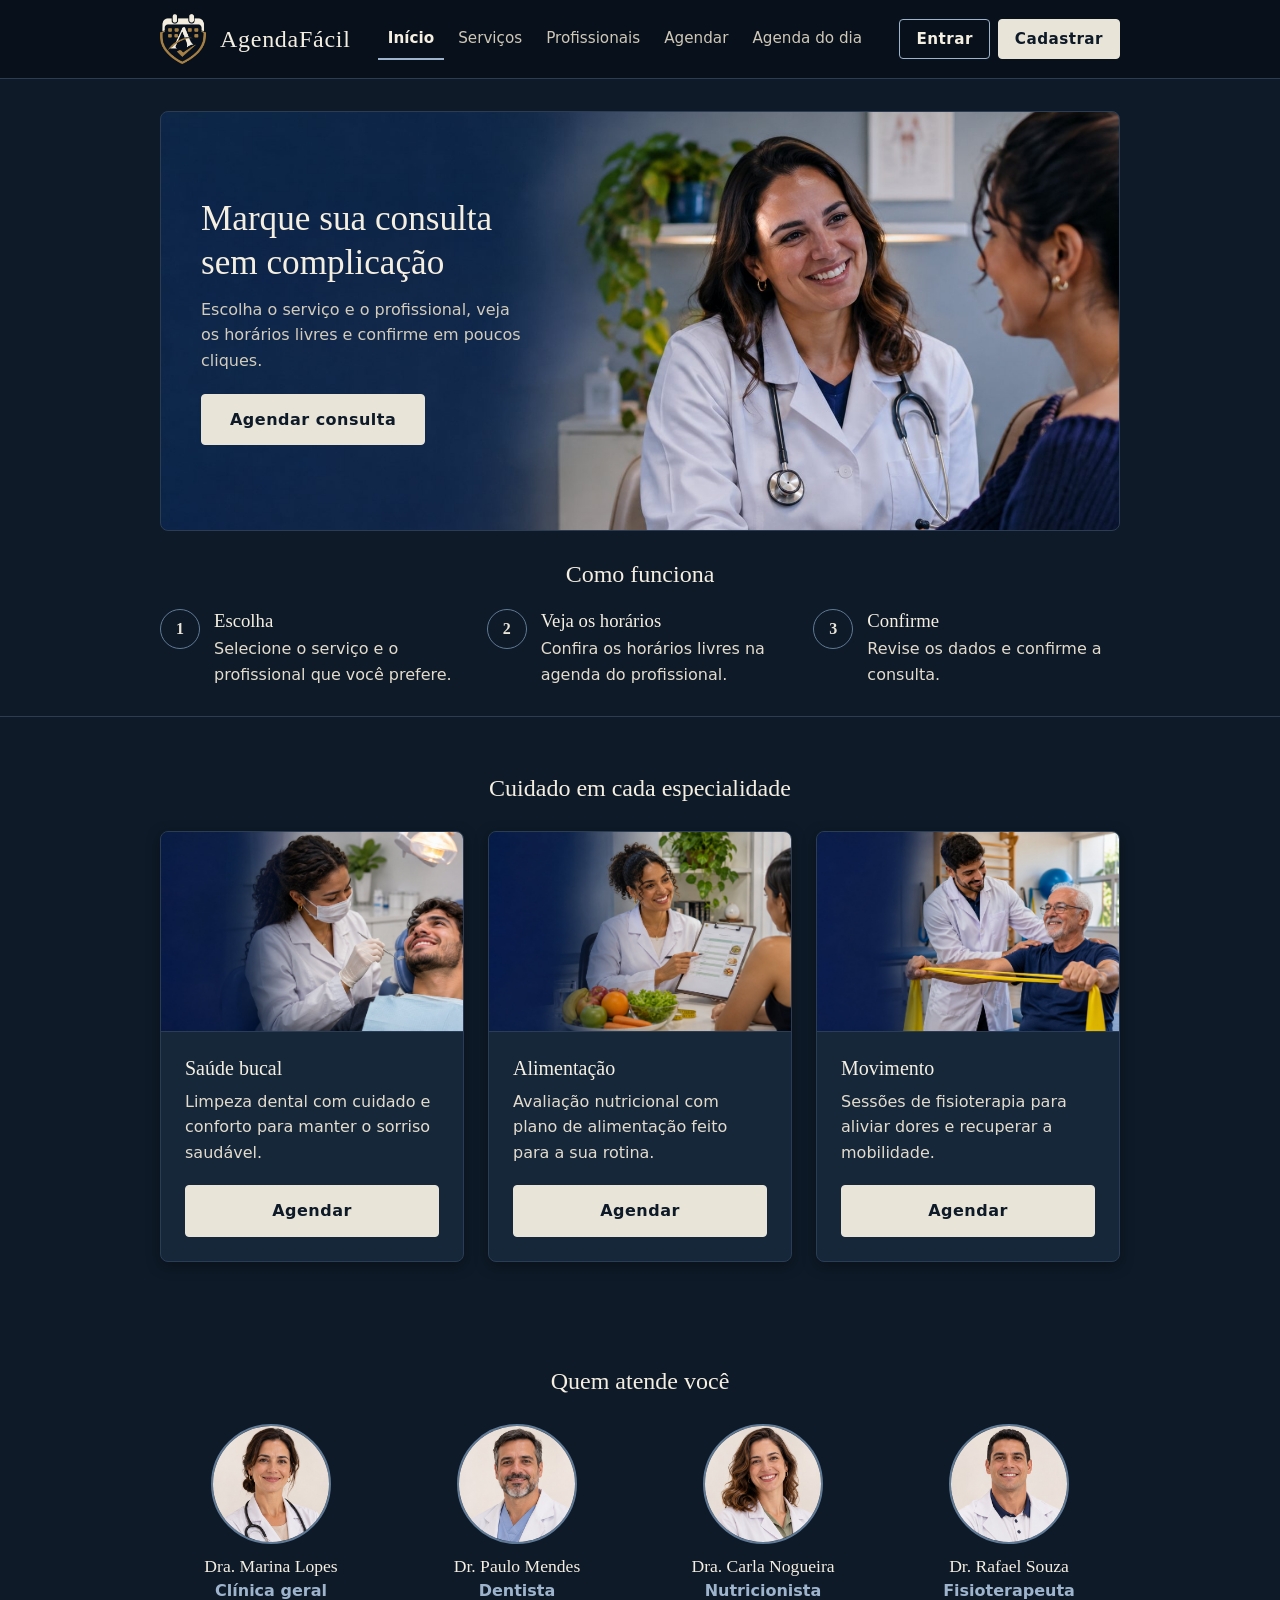
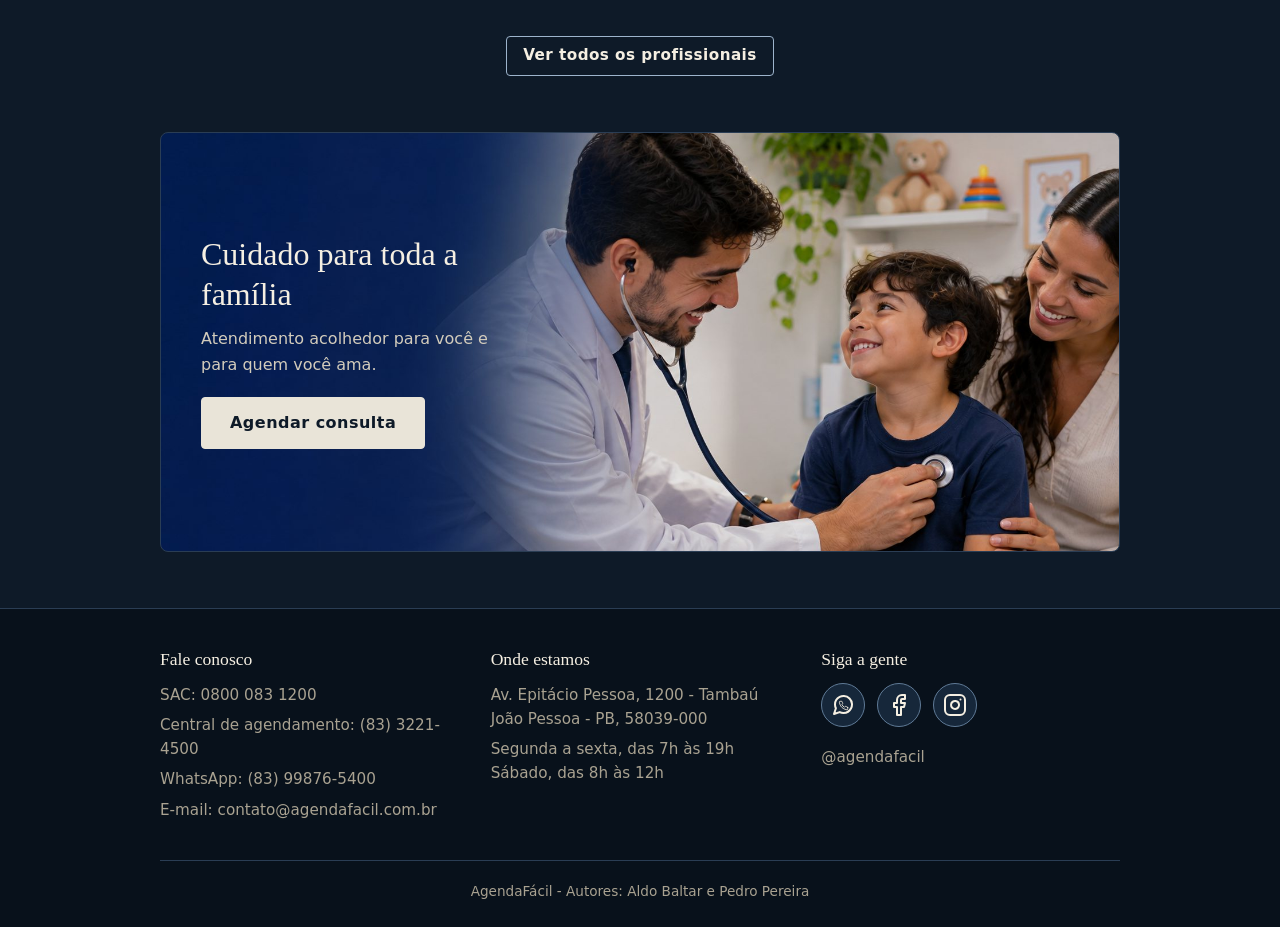
<file: index.html>
<!DOCTYPE html>
<html lang="pt-BR">
<head>
  <meta charset="utf-8">
  <meta name="viewport" content="width=device-width, initial-scale=1">
  <title>Início - AgendaFácil</title>
  <link rel="stylesheet" href="css/estilo.css">
</head>
<body>
  <!-- link escondido que deixa quem usa teclado pular direto ao conteúdo -->
  <a class="pular" href="#conteudo">Ir para o conteúdo</a>
  <!-- cabeçalho com o logo, o menu e os botões de acesso -->
  <header class="cabecalho">
    <div class="container cabecalho-conteudo">
      <a class="logo" href="index.html"><img src="img/logo.png" alt="" width="44" height="48"><span>AgendaFácil</span></a>
      <!-- botão Menu do celular: o checkbox abre e fecha a lista de links -->
      <input type="checkbox" id="menu-aberto" class="menu-checkbox">
      <label for="menu-aberto" class="menu-botao">Menu</label>
      <!-- menu principal, a página atual fica com a classe ativo -->
      <nav>
        <ul class="menu">
          <li><a href="index.html" class="ativo">Início</a></li>
          <li><a href="servicos.html">Serviços</a></li>
          <li><a href="profissionais.html">Profissionais</a></li>
          <li><a href="agendar.html">Agendar</a></li>
          <li><a href="agenda.html">Agenda do dia</a></li>
        </ul>
      </nav>
      <!-- botões de entrar e de cadastrar, sempre visíveis -->
      <div class="acesso">
        <a class="botao-contorno" href="login.html">Entrar</a>
        <a href="cadastro.html" class="botao">Cadastrar</a>
      </div>
    </div>
  </header>

  <!-- conteúdo principal da página inicial -->
  <main id="conteudo">
    <!-- abertura: banner com a chamada para agendar -->
    <section class="abertura">
      <div class="container">
        <div class="banner banner-inicio">
          <div class="banner-texto">
            <h1>Marque sua consulta sem complicação</h1>
            <p>Escolha o serviço e o profissional, veja os horários livres e confirme em poucos cliques.</p>
            <a class="botao" href="agendar.html">Agendar consulta</a>
          </div>
        </div>
      </div>
    </section>

    <!-- passo a passo de como marcar a consulta -->
    <section class="como-funciona">
      <div class="container">
        <h2>Como funciona</h2>
        <ol class="passos">
          <!-- cada passo tem o número, o título e uma frase -->
          <li class="passo">
            <span class="numero">1</span>
            <h3>Escolha</h3>
            <p>Selecione o serviço e o profissional que você prefere.</p>
          </li>
          <li class="passo">
            <span class="numero">2</span>
            <h3>Veja os horários</h3>
            <p>Confira os horários livres na agenda do profissional.</p>
          </li>
          <li class="passo">
            <span class="numero">3</span>
            <h3>Confirme</h3>
            <p>Revise os dados e confirme a consulta.</p>
          </li>
        </ol>
      </div>
    </section>

    <!-- cartões com as especialidades da clínica -->
    <section class="especialidades">
      <div class="container">
        <h2>Cuidado em cada especialidade</h2>
        <div class="grade-cards">
          <!-- cartão de especialidade: foto, texto e botão de agendar -->
          <article class="card card-especialidade">
            <img src="img/dentista.jpg" alt="Dentista atendendo um paciente sorridente" width="1672" height="941">
            <div class="card-corpo">
              <h3>Saúde bucal</h3>
              <p>Limpeza dental com cuidado e conforto para manter o sorriso saudável.</p>
              <a class="botao" href="agendar.html">Agendar</a>
            </div>
          </article>
          <article class="card card-especialidade">
            <img src="img/nutricao.jpg" alt="Nutricionista apresentando um plano alimentar" width="1672" height="941">
            <div class="card-corpo">
              <h3>Alimentação</h3>
              <p>Avaliação nutricional com plano de alimentação feito para a sua rotina.</p>
              <a class="botao" href="agendar.html">Agendar</a>
            </div>
          </article>
          <article class="card card-especialidade">
            <img src="img/fisioterapia.jpg" alt="Fisioterapeuta ajudando um paciente em um exercício" width="1672" height="941">
            <div class="card-corpo">
              <h3>Movimento</h3>
              <p>Sessões de fisioterapia para aliviar dores e recuperar a mobilidade.</p>
              <a class="botao" href="agendar.html">Agendar</a>
            </div>
          </article>
        </div>
      </div>
    </section>

    <!-- faixa com os profissionais que atendem na clínica -->
    <section class="equipe">
      <div class="container">
        <h2>Quem atende você</h2>
        <ul class="equipe-lista">
          <li>
            <img class="foto" src="img/marina.jpg" alt="Dra. Marina Lopes" width="120" height="120">
            <h3>Dra. Marina Lopes</h3>
            <p class="especialidade">Clínica geral</p>
          </li>
          <li>
            <img class="foto" src="img/paulo.jpg" alt="Dr. Paulo Mendes" width="120" height="120">
            <h3>Dr. Paulo Mendes</h3>
            <p class="especialidade">Dentista</p>
          </li>
          <li>
            <img class="foto" src="img/carla.jpg" alt="Dra. Carla Nogueira" width="120" height="120">
            <h3>Dra. Carla Nogueira</h3>
            <p class="especialidade">Nutricionista</p>
          </li>
          <li>
            <img class="foto" src="img/rafael.jpg" alt="Dr. Rafael Souza" width="120" height="120">
            <h3>Dr. Rafael Souza</h3>
            <p class="especialidade">Fisioterapeuta</p>
          </li>
        </ul>
        <!-- link para a página com todos os profissionais -->
        <p class="equipe-link"><a class="botao-contorno" href="profissionais.html">Ver todos os profissionais</a></p>
      </div>
    </section>

    <!-- banner final convidando a agendar uma consulta -->
    <section class="chamada-familia">
      <div class="container">
        <div class="banner banner-familia">
          <div class="banner-texto">
            <h2>Cuidado para toda a família</h2>
            <p>Atendimento acolhedor para você e para quem você ama.</p>
            <a class="botao" href="agendar.html">Agendar consulta</a>
          </div>
        </div>
      </div>
    </section>
  </main>

  <!-- rodapé com contatos, endereço e redes sociais -->
  <footer class="rodape">
    <div class="container">
      <div class="rodape-grade">
        <!-- coluna com os telefones e o e-mail de contato -->
        <section>
          <h2>Fale conosco</h2>
          <ul>
            <li>SAC: 0800 083 1200</li>
            <li>Central de agendamento: (83) 3221-4500</li>
            <li>WhatsApp: (83) 99876-5400</li>
            <li>E-mail: contato@agendafacil.com.br</li>
          </ul>
        </section>
        <!-- coluna com o endereço e o horário de funcionamento -->
        <section>
          <h2>Onde estamos</h2>
          <address>Av. Epitácio Pessoa, 1200 - Tambaú<br>João Pessoa - PB, 58039-000</address>
          <p>Segunda a sexta, das 7h às 19h<br>Sábado, das 8h às 12h</p>
        </section>
        <!-- coluna com os ícones das redes sociais -->
        <section>
          <h2>Siga a gente</h2>
          <ul class="redes">
            <li><a href="https://www.whatsapp.com" title="WhatsApp"><img src="img/whatsapp.svg" alt="WhatsApp" width="24" height="24"></a></li>
            <li><a href="https://www.facebook.com" title="Facebook"><img src="img/facebook.svg" alt="Facebook" width="24" height="24"></a></li>
            <li><a href="https://www.instagram.com" title="Instagram"><img src="img/instagram.svg" alt="Instagram" width="24" height="24"></a></li>
          </ul>
          <p>@agendafacil</p>
        </section>
      </div>
      <!-- linha final com o nome dos autores -->
      <p class="rodape-final">AgendaFácil - Autores: Aldo Baltar e Pedro Pereira</p>
    </div>
  </footer>
</body>
</html>
</file>
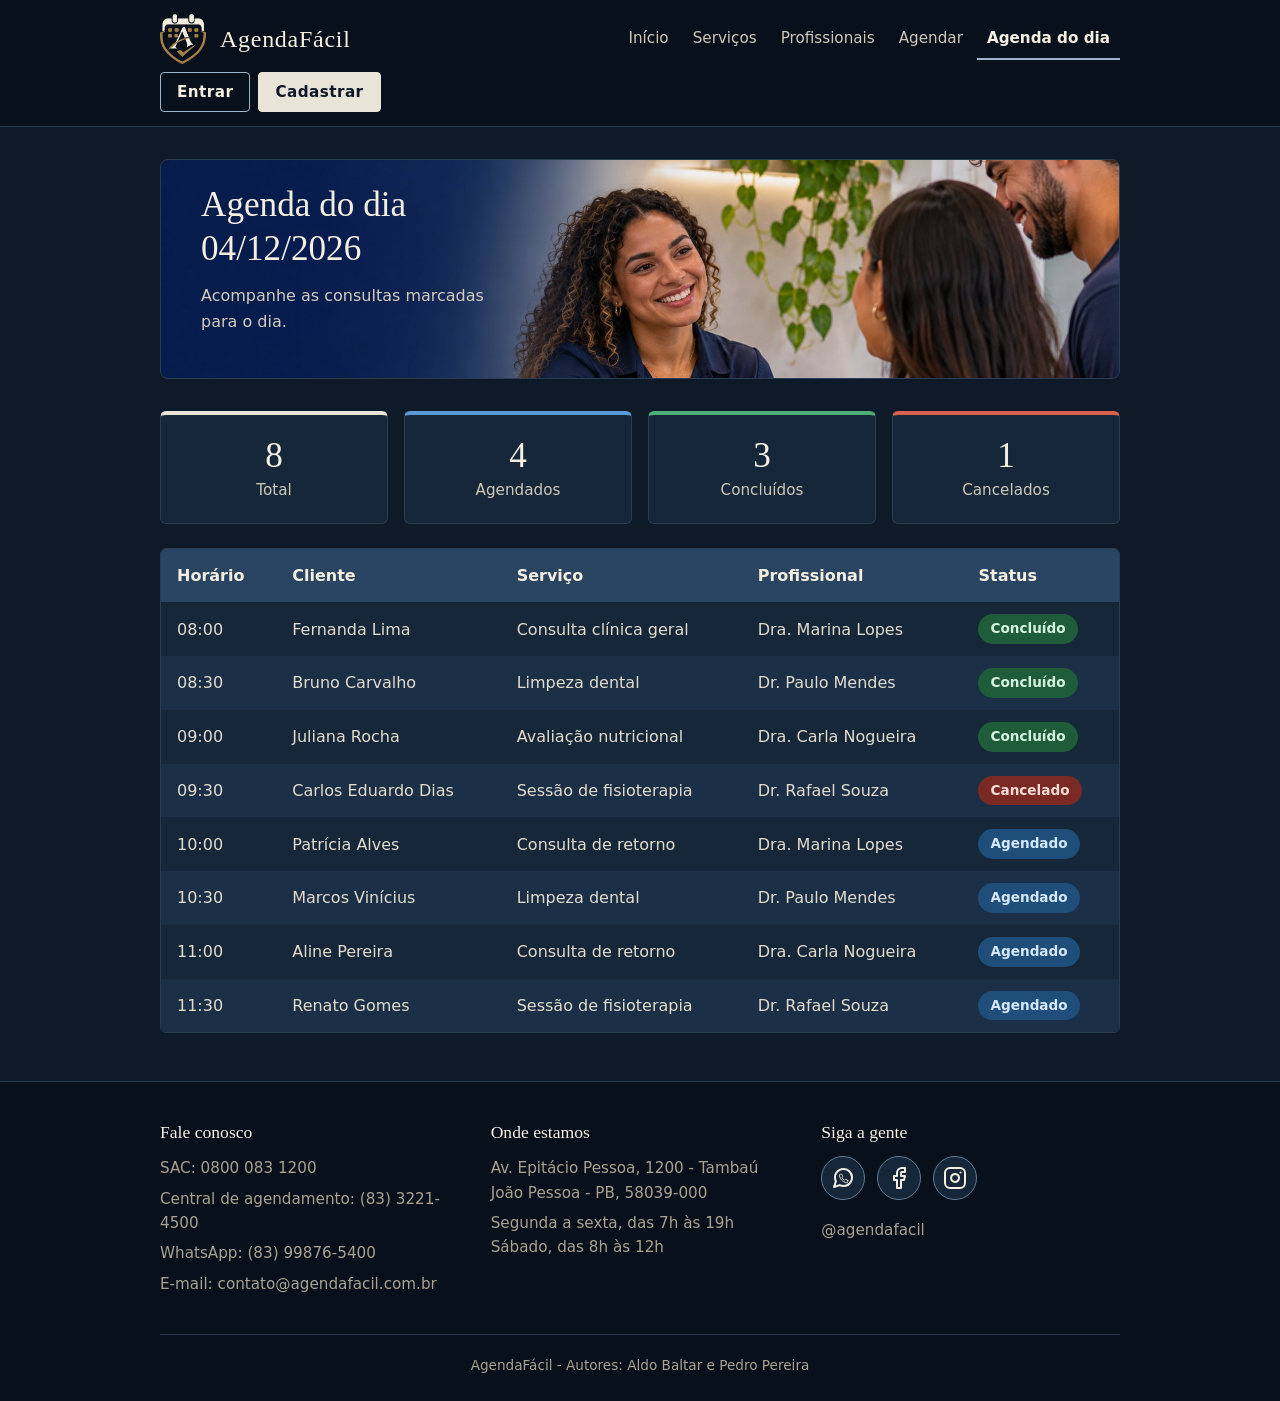
<file: agenda.html>
<!DOCTYPE html>
<html lang="pt-BR">
<head>
  <meta charset="utf-8">
  <meta name="viewport" content="width=device-width, initial-scale=1">
  <title>Agenda do dia - AgendaFácil</title>
  <link rel="stylesheet" href="css/estilo.css">
</head>
<body>
  <!-- link de pular ao conteúdo (igual ao da página inicial) -->
  <a class="pular" href="#conteudo">Ir para o conteúdo</a>
  <!-- cabeçalho (igual ao da página inicial) -->
  <header class="cabecalho">
    <div class="container cabecalho-conteudo">
      <a class="logo" href="index.html"><img src="img/logo.png" alt="" width="44" height="48"><span>AgendaFácil</span></a>
      <input type="checkbox" id="menu-aberto" class="menu-checkbox">
      <label for="menu-aberto" class="menu-botao">Menu</label>
      <!-- menu principal, aqui a página atual é a que tem a classe ativo -->
      <nav>
        <ul class="menu">
          <li><a href="index.html">Início</a></li>
          <li><a href="servicos.html">Serviços</a></li>
          <li><a href="profissionais.html">Profissionais</a></li>
          <li><a href="agendar.html">Agendar</a></li>
          <li><a href="agenda.html" class="ativo">Agenda do dia</a></li>
        </ul>
      </nav>
      <div class="acesso">
        <a class="botao-contorno" href="login.html">Entrar</a>
        <a href="cadastro.html" class="botao">Cadastrar</a>
      </div>
    </div>
  </header>

  <!-- conteúdo da agenda do dia -->
  <main id="conteudo">
    <div class="container">
      <!-- banner com o título e a data de hoje (preenchida pelo script) -->
      <div class="banner banner-agenda">
        <div class="banner-texto">
          <h1>Agenda do dia <span id="data-hoje">11/11/2026</span></h1>
          <p>Acompanhe as consultas marcadas para o dia.</p>
        </div>
      </div>

      <!-- quatro caixas com o resumo das consultas do dia -->
      <section class="resumo">
        <!-- cada caixa mostra um número e o nome do grupo -->
        <div class="resumo-caixa">
          <span class="resumo-numero">8</span>
          <span class="resumo-texto">Total</span>
        </div>
        <div class="resumo-caixa resumo-agendados">
          <span class="resumo-numero">4</span>
          <span class="resumo-texto">Agendados</span>
        </div>
        <div class="resumo-caixa resumo-concluidos">
          <span class="resumo-numero">3</span>
          <span class="resumo-texto">Concluídos</span>
        </div>
        <div class="resumo-caixa resumo-cancelados">
          <span class="resumo-numero">1</span>
          <span class="resumo-texto">Cancelados</span>
        </div>
      </section>

      <!-- tabela dentro de uma caixa que rola de lado no celular -->
      <div class="tabela-rolagem">
        <table class="tabela-agenda">
          <!-- títulos das colunas -->
          <thead>
            <tr>
              <th scope="col">Horário</th>
              <th scope="col">Cliente</th>
              <th scope="col">Serviço</th>
              <th scope="col">Profissional</th>
              <th scope="col">Status</th>
            </tr>
          </thead>
          <!-- uma linha para cada consulta do dia -->
          <tbody>
          <!-- primeiras consultas, já concluídas (etiqueta verde) -->
          <tr>
            <td>08:00</td>
            <td>Fernanda Lima</td>
            <td>Consulta clínica geral</td>
            <td>Dra. Marina Lopes</td>
            <td><span class="status status-concluido">Concluído</span></td>
          </tr>
          <tr>
            <td>08:30</td>
            <td>Bruno Carvalho</td>
            <td>Limpeza dental</td>
            <td>Dr. Paulo Mendes</td>
            <td><span class="status status-concluido">Concluído</span></td>
          </tr>
          <tr>
            <td>09:00</td>
            <td>Juliana Rocha</td>
            <td>Avaliação nutricional</td>
            <td>Dra. Carla Nogueira</td>
            <td><span class="status status-concluido">Concluído</span></td>
          </tr>
          <!-- consulta cancelada (etiqueta vermelha) -->
          <tr>
            <td>09:30</td>
            <td>Carlos Eduardo Dias</td>
            <td>Sessão de fisioterapia</td>
            <td>Dr. Rafael Souza</td>
            <td><span class="status status-cancelado">Cancelado</span></td>
          </tr>
          <!-- daqui para baixo as consultas ainda agendadas (etiqueta azul) -->
          <tr>
            <td>10:00</td>
            <td>Patrícia Alves</td>
            <td>Consulta de retorno</td>
            <td>Dra. Marina Lopes</td>
            <td><span class="status status-agendado">Agendado</span></td>
          </tr>
          <tr>
            <td>10:30</td>
            <td>Marcos Vinícius</td>
            <td>Limpeza dental</td>
            <td>Dr. Paulo Mendes</td>
            <td><span class="status status-agendado">Agendado</span></td>
          </tr>
          <tr>
            <td>11:00</td>
            <td>Aline Pereira</td>
            <td>Consulta de retorno</td>
            <td>Dra. Carla Nogueira</td>
            <td><span class="status status-agendado">Agendado</span></td>
          </tr>
          <tr>
            <td>11:30</td>
            <td>Renato Gomes</td>
            <td>Sessão de fisioterapia</td>
            <td>Dr. Rafael Souza</td>
            <td><span class="status status-agendado">Agendado</span></td>
          </tr>
          </tbody>
        </table>
      </div>
    </div>
  </main>

  <!-- rodapé (igual ao da página inicial) -->
  <footer class="rodape">
    <div class="container">
      <div class="rodape-grade">
        <section>
          <h2>Fale conosco</h2>
          <ul>
            <li>SAC: 0800 083 1200</li>
            <li>Central de agendamento: (83) 3221-4500</li>
            <li>WhatsApp: (83) 99876-5400</li>
            <li>E-mail: contato@agendafacil.com.br</li>
          </ul>
        </section>
        <section>
          <h2>Onde estamos</h2>
          <address>Av. Epitácio Pessoa, 1200 - Tambaú<br>João Pessoa - PB, 58039-000</address>
          <p>Segunda a sexta, das 7h às 19h<br>Sábado, das 8h às 12h</p>
        </section>
        <section>
          <h2>Siga a gente</h2>
          <!-- ícones das redes sociais -->
          <ul class="redes">
            <li><a href="https://www.whatsapp.com" title="WhatsApp"><img src="img/whatsapp.svg" alt="WhatsApp" width="24" height="24"></a></li>
            <li><a href="https://www.facebook.com" title="Facebook"><img src="img/facebook.svg" alt="Facebook" width="24" height="24"></a></li>
            <li><a href="https://www.instagram.com" title="Instagram"><img src="img/instagram.svg" alt="Instagram" width="24" height="24"></a></li>
          </ul>
          <p>@agendafacil</p>
        </section>
      </div>
      <p class="rodape-final">AgendaFácil - Autores: Aldo Baltar e Pedro Pereira</p>
    </div>
  </footer>
  <!-- script que escreve a data de hoje no título -->
  <script src="js/data.js"></script>
</body>
</html>
</file>
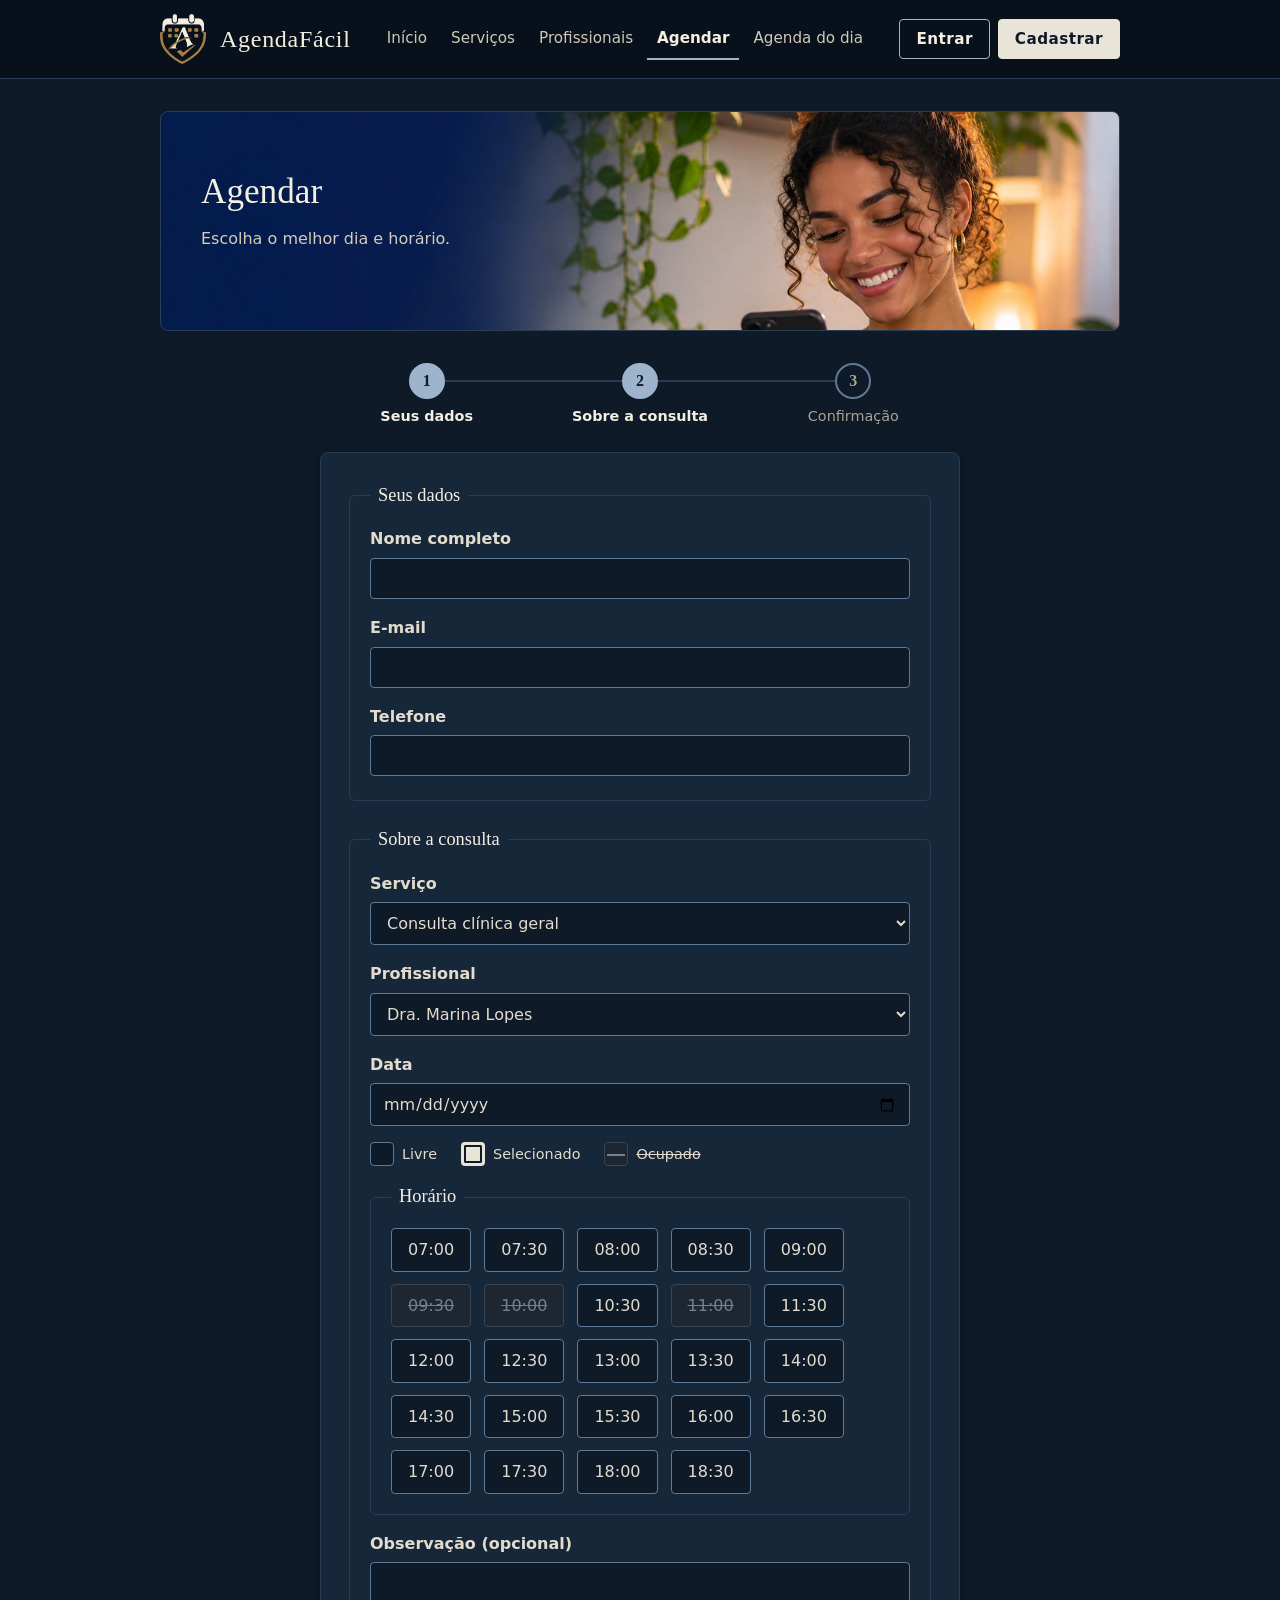
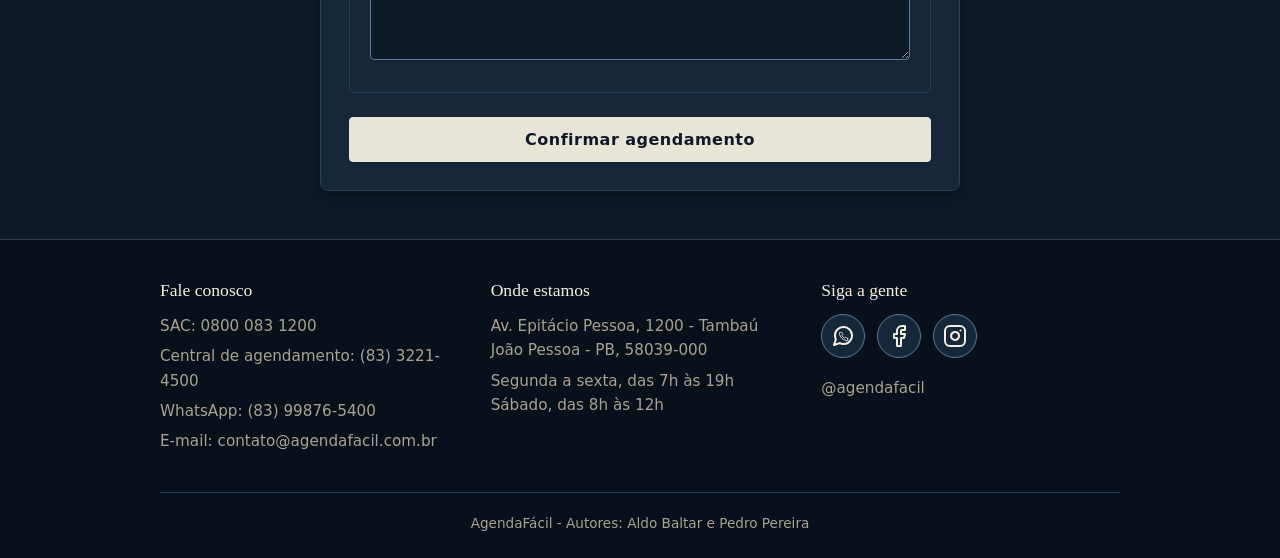
<file: agendar.html>
<!DOCTYPE html>
<html lang="pt-BR">
<head>
  <meta charset="utf-8">
  <meta name="viewport" content="width=device-width, initial-scale=1">
  <title>Agendar - AgendaFácil</title>
  <link rel="stylesheet" href="css/estilo.css">
</head>
<body>
  <!-- link de pular ao conteúdo (igual ao da página inicial) -->
  <a class="pular" href="#conteudo">Ir para o conteúdo</a>
  <!-- cabeçalho (igual ao da página inicial) -->
  <header class="cabecalho">
    <div class="container cabecalho-conteudo">
      <a class="logo" href="index.html"><img src="img/logo.png" alt="" width="44" height="48"><span>AgendaFácil</span></a>
      <input type="checkbox" id="menu-aberto" class="menu-checkbox">
      <label for="menu-aberto" class="menu-botao">Menu</label>
      <!-- menu principal, aqui a página atual é a que tem a classe ativo -->
      <nav>
        <ul class="menu">
          <li><a href="index.html">Início</a></li>
          <li><a href="servicos.html">Serviços</a></li>
          <li><a href="profissionais.html">Profissionais</a></li>
          <li><a href="agendar.html" class="ativo">Agendar</a></li>
          <li><a href="agenda.html">Agenda do dia</a></li>
        </ul>
      </nav>
      <div class="acesso">
        <a class="botao-contorno" href="login.html">Entrar</a>
        <a href="cadastro.html" class="botao">Cadastrar</a>
      </div>
    </div>
  </header>

  <!-- conteúdo da página de agendamento -->
  <main id="conteudo">
    <div class="container">
      <!-- banner com o título da página -->
      <div class="banner banner-agendar">
        <div class="banner-texto">
          <h1>Agendar</h1>
          <p>Escolha o melhor dia e horário.</p>
        </div>
      </div>
      <!-- indicador de passos: aqui os passos 1 e 2 estão em andamento -->
      <ol class="passos-agendamento">
        <li class="atual" aria-current="step"><span class="circulo">1</span><span class="nome-passo">Seus dados</span></li>
        <li class="atual" aria-current="step"><span class="circulo">2</span><span class="nome-passo">Sobre a consulta</span></li>
        <li><span class="circulo">3</span><span class="nome-passo">Confirmação</span></li>
      </ol>
      <!-- formulário de agendamento, envia os dados para a confirmação -->
      <form class="formulario" method="get" action="confirmacao.html">
        <!-- primeiro grupo: dados de quem vai ser atendido -->
        <fieldset>
          <legend>Seus dados</legend>
          <!-- nome completo, obrigatório (required) -->
          <div class="campo">
            <label for="nome">Nome completo</label>
            <input type="text" id="nome" name="nome" required>
          </div>
          <div class="campo">
            <label for="email">E-mail</label>
            <input type="email" id="email" name="email" required>
          </div>
          <div class="campo">
            <label for="telefone">Telefone</label>
            <input type="tel" id="telefone" name="telefone">
          </div>
        </fieldset>

        <!-- segundo grupo: dados da consulta -->
        <fieldset>
          <legend>Sobre a consulta</legend>
          <!-- listas para escolher o serviço e o profissional -->
          <div class="campo">
            <label for="servico">Serviço</label>
            <select id="servico" name="servico">
              <option>Consulta clínica geral</option>
              <option>Consulta de retorno</option>
              <option>Limpeza dental</option>
              <option>Avaliação nutricional</option>
              <option>Sessão de fisioterapia</option>
            </select>
          </div>
          <div class="campo">
            <label for="profissional">Profissional</label>
            <select id="profissional" name="profissional">
              <option>Dra. Marina Lopes</option>
              <option>Dr. Paulo Mendes</option>
              <option>Dra. Carla Nogueira</option>
              <option>Dr. Rafael Souza</option>
            </select>
          </div>
          <!-- data da consulta, o agendar.js usa este campo -->
          <div class="campo">
            <label for="data">Data</label>
            <input type="date" id="data" name="data" required>
            <p class="erro" id="aviso-data"></p>
          </div>
          <!-- legenda que explica o que cada tipo de horário significa -->
          <ul class="legenda">
            <li><span class="amostra amostra-livre"></span>Livre</li>
            <li><span class="amostra amostra-selecionado"></span>Selecionado</li>
            <li class="legenda-ocupado"><span class="amostra amostra-ocupado"></span>Ocupado</li>
          </ul>
          <!-- horários: cada rádio fica escondido e o rótulo vira um botão -->
          <fieldset class="horarios">
            <legend>Horário</legend>
            <input type="radio" id="h0700" name="horario" value="07:00">
            <label for="h0700">07:00</label>
            <input type="radio" id="h0730" name="horario" value="07:30">
            <label for="h0730">07:30</label>
            <input type="radio" id="h0800" name="horario" value="08:00">
            <label for="h0800">08:00</label>
            <input type="radio" id="h0830" name="horario" value="08:30">
            <label for="h0830">08:30</label>
            <input type="radio" id="h0900" name="horario" value="09:00">
            <label for="h0900">09:00</label>
            <!-- horários ocupados já vêm desabilitados no HTML -->
            <input type="radio" id="h0930" name="horario" value="09:30" data-ocupado="sim" disabled>
            <label for="h0930">09:30</label>
            <input type="radio" id="h1000" name="horario" value="10:00" data-ocupado="sim" disabled>
            <label for="h1000">10:00</label>
            <!-- horário livre, pode ser escolhido normalmente -->
            <input type="radio" id="h1030" name="horario" value="10:30">
            <label for="h1030">10:30</label>
            <input type="radio" id="h1100" name="horario" value="11:00" data-ocupado="sim" disabled>
            <label for="h1100">11:00</label>
            <input type="radio" id="h1130" name="horario" value="11:30">
            <label for="h1130">11:30</label>
            <input type="radio" id="h1200" name="horario" value="12:00">
            <label for="h1200">12:00</label>
            <input type="radio" id="h1230" name="horario" value="12:30">
            <label for="h1230">12:30</label>
            <input type="radio" id="h1300" name="horario" value="13:00">
            <label for="h1300">13:00</label>
            <input type="radio" id="h1330" name="horario" value="13:30">
            <label for="h1330">13:30</label>
            <input type="radio" id="h1400" name="horario" value="14:00">
            <label for="h1400">14:00</label>
            <input type="radio" id="h1430" name="horario" value="14:30">
            <label for="h1430">14:30</label>
            <input type="radio" id="h1500" name="horario" value="15:00">
            <label for="h1500">15:00</label>
            <input type="radio" id="h1530" name="horario" value="15:30">
            <label for="h1530">15:30</label>
            <input type="radio" id="h1600" name="horario" value="16:00">
            <label for="h1600">16:00</label>
            <input type="radio" id="h1630" name="horario" value="16:30">
            <label for="h1630">16:30</label>
            <input type="radio" id="h1700" name="horario" value="17:00">
            <label for="h1700">17:00</label>
            <input type="radio" id="h1730" name="horario" value="17:30">
            <label for="h1730">17:30</label>
            <input type="radio" id="h1800" name="horario" value="18:00">
            <label for="h1800">18:00</label>
            <input type="radio" id="h1830" name="horario" value="18:30">
            <label for="h1830">18:30</label>
          </fieldset>
          <!-- campo de observação, não é obrigatório -->
          <div class="campo">
            <label for="observacao">Observação (opcional)</label>
            <textarea id="observacao" name="observacao" rows="4"></textarea>
          </div>
        </fieldset>

        <!-- botão que envia o formulário -->
        <button type="submit" class="botao">Confirmar agendamento</button>
      </form>
    </div>
  </main>

  <!-- rodapé (igual ao da página inicial) -->
  <footer class="rodape">
    <div class="container">
      <div class="rodape-grade">
        <section>
          <h2>Fale conosco</h2>
          <ul>
            <li>SAC: 0800 083 1200</li>
            <li>Central de agendamento: (83) 3221-4500</li>
            <li>WhatsApp: (83) 99876-5400</li>
            <li>E-mail: contato@agendafacil.com.br</li>
          </ul>
        </section>
        <section>
          <h2>Onde estamos</h2>
          <address>Av. Epitácio Pessoa, 1200 - Tambaú<br>João Pessoa - PB, 58039-000</address>
          <p>Segunda a sexta, das 7h às 19h<br>Sábado, das 8h às 12h</p>
        </section>
        <section>
          <h2>Siga a gente</h2>
          <!-- ícones das redes sociais -->
          <ul class="redes">
            <li><a href="https://www.whatsapp.com" title="WhatsApp"><img src="img/whatsapp.svg" alt="WhatsApp" width="24" height="24"></a></li>
            <li><a href="https://www.facebook.com" title="Facebook"><img src="img/facebook.svg" alt="Facebook" width="24" height="24"></a></li>
            <li><a href="https://www.instagram.com" title="Instagram"><img src="img/instagram.svg" alt="Instagram" width="24" height="24"></a></li>
          </ul>
          <p>@agendafacil</p>
        </section>
      </div>
      <p class="rodape-final">AgendaFácil - Autores: Aldo Baltar e Pedro Pereira</p>
    </div>
  </footer>
  <!-- script que ajusta os horários conforme o dia escolhido -->
  <script src="js/agendar.js"></script>
</body>
</html>
</file>
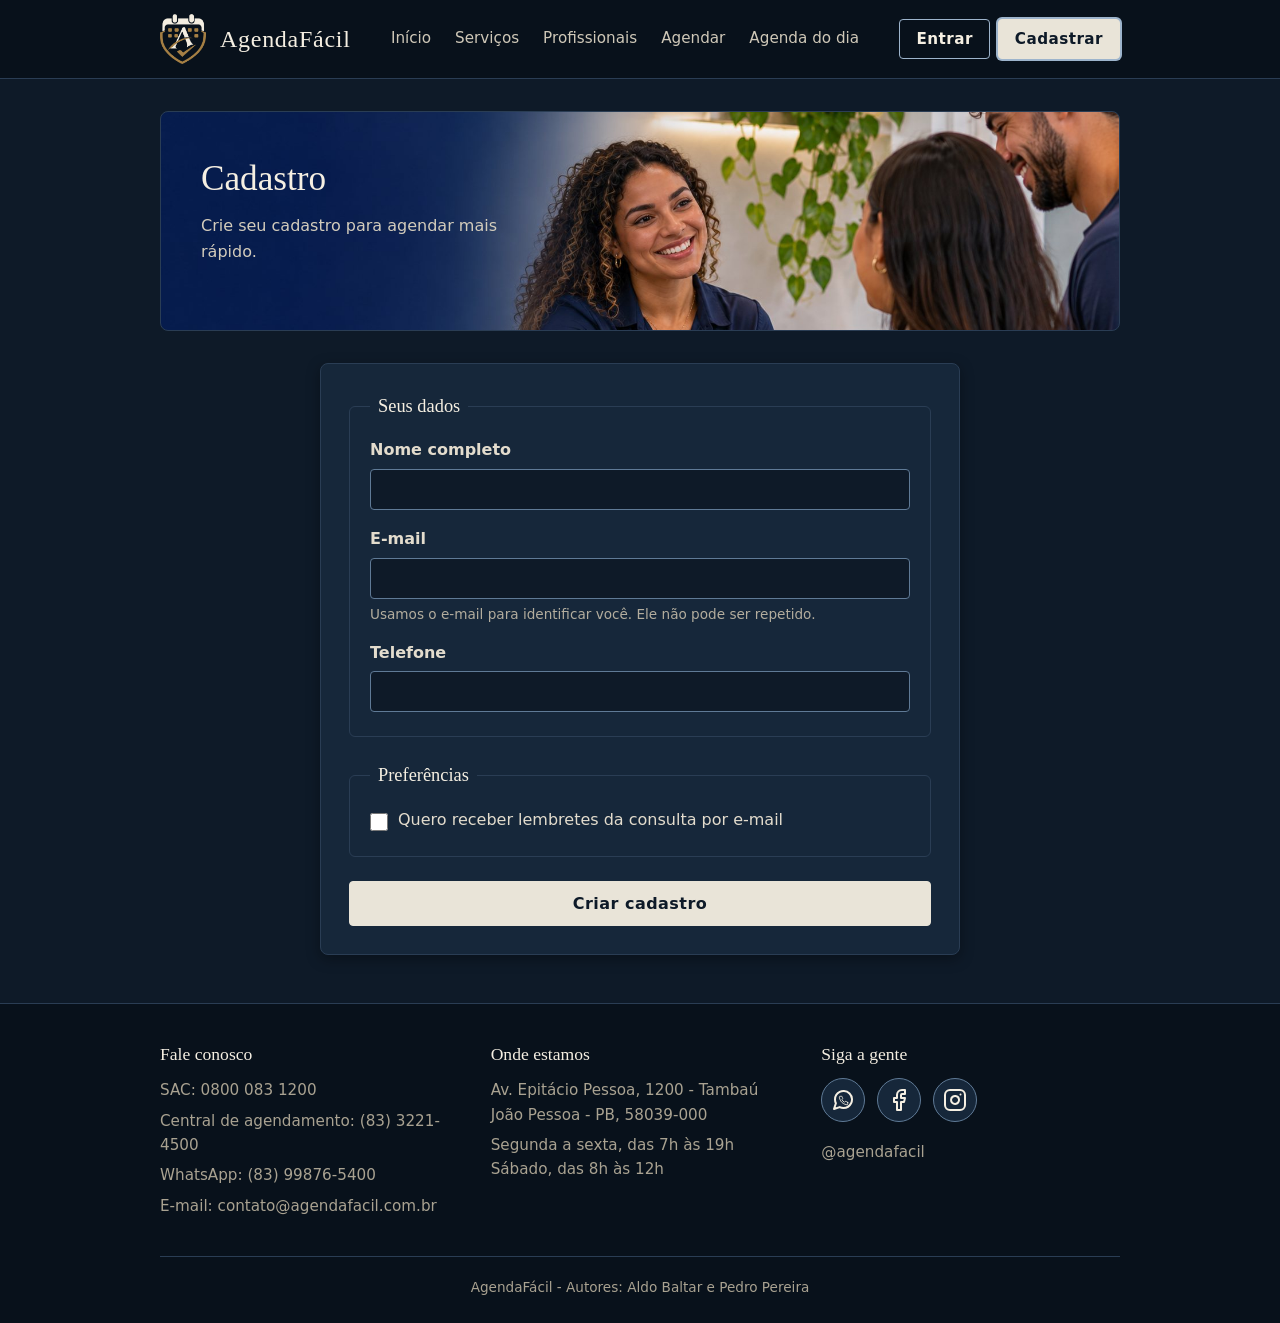
<file: cadastro.html>
<!DOCTYPE html>
<html lang="pt-BR">
<head>
  <meta charset="utf-8">
  <meta name="viewport" content="width=device-width, initial-scale=1">
  <title>Cadastro - AgendaFácil</title>
  <link rel="stylesheet" href="css/estilo.css">
</head>
<body>
  <!-- link de pular ao conteúdo (igual ao da página inicial) -->
  <a class="pular" href="#conteudo">Ir para o conteúdo</a>
  <!-- cabeçalho (igual ao da página inicial) -->
  <header class="cabecalho">
    <div class="container cabecalho-conteudo">
      <a class="logo" href="index.html"><img src="img/logo.png" alt="" width="44" height="48"><span>AgendaFácil</span></a>
      <input type="checkbox" id="menu-aberto" class="menu-checkbox">
      <label for="menu-aberto" class="menu-botao">Menu</label>
      <!-- menu principal, aqui a página atual é a que tem a classe ativo -->
      <nav>
        <ul class="menu">
          <li><a href="index.html">Início</a></li>
          <li><a href="servicos.html">Serviços</a></li>
          <li><a href="profissionais.html">Profissionais</a></li>
          <li><a href="agendar.html">Agendar</a></li>
          <li><a href="agenda.html">Agenda do dia</a></li>
        </ul>
      </nav>
      <div class="acesso">
        <a class="botao-contorno" href="login.html">Entrar</a>
        <a href="cadastro.html" class="botao ativo" aria-current="page">Cadastrar</a>
      </div>
    </div>
  </header>

  <!-- conteúdo da página de cadastro -->
  <main id="conteudo">
    <div class="container">
      <!-- banner com o título da página -->
      <div class="banner banner-cadastro">
        <div class="banner-texto">
          <h1>Cadastro</h1>
          <p>Crie seu cadastro para agendar mais rápido.</p>
        </div>
      </div>
      <!-- formulário de cadastro, depois leva para a página de agendar -->
      <form class="formulario" method="get" action="agendar.html">
        <!-- dados pessoais do cliente -->
        <fieldset>
          <legend>Seus dados</legend>
          <div class="campo">
            <label for="nome">Nome completo</label>
            <input type="text" id="nome" name="nome" required>
          </div>
          <!-- e-mail do cliente, a dica abaixo avisa que não pode repetir -->
          <div class="campo">
            <label for="email">E-mail</label>
            <input type="email" id="email" name="email" required>
            <p class="dica">Usamos o e-mail para identificar você. Ele não pode ser repetido.</p>
          </div>
          <div class="campo">
            <label for="telefone">Telefone</label>
            <input type="tel" id="telefone" name="telefone">
          </div>
        </fieldset>

        <!-- preferências do cliente -->
        <fieldset>
          <legend>Preferências</legend>
          <div class="campo campo-check">
            <input type="checkbox" id="lembretes" name="lembretes" value="sim">
            <label for="lembretes">Quero receber lembretes da consulta por e-mail</label>
          </div>
        </fieldset>

        <!-- botão que envia o cadastro -->
        <button type="submit" class="botao">Criar cadastro</button>
      </form>
    </div>
  </main>

  <!-- rodapé (igual ao da página inicial) -->
  <footer class="rodape">
    <div class="container">
      <div class="rodape-grade">
        <section>
          <h2>Fale conosco</h2>
          <ul>
            <li>SAC: 0800 083 1200</li>
            <li>Central de agendamento: (83) 3221-4500</li>
            <li>WhatsApp: (83) 99876-5400</li>
            <li>E-mail: contato@agendafacil.com.br</li>
          </ul>
        </section>
        <section>
          <h2>Onde estamos</h2>
          <address>Av. Epitácio Pessoa, 1200 - Tambaú<br>João Pessoa - PB, 58039-000</address>
          <p>Segunda a sexta, das 7h às 19h<br>Sábado, das 8h às 12h</p>
        </section>
        <section>
          <h2>Siga a gente</h2>
          <!-- ícones das redes sociais -->
          <ul class="redes">
            <li><a href="https://www.whatsapp.com" title="WhatsApp"><img src="img/whatsapp.svg" alt="WhatsApp" width="24" height="24"></a></li>
            <li><a href="https://www.facebook.com" title="Facebook"><img src="img/facebook.svg" alt="Facebook" width="24" height="24"></a></li>
            <li><a href="https://www.instagram.com" title="Instagram"><img src="img/instagram.svg" alt="Instagram" width="24" height="24"></a></li>
          </ul>
          <p>@agendafacil</p>
        </section>
      </div>
      <p class="rodape-final">AgendaFácil - Autores: Aldo Baltar e Pedro Pereira</p>
    </div>
  </footer>
</body>
</html>
</file>
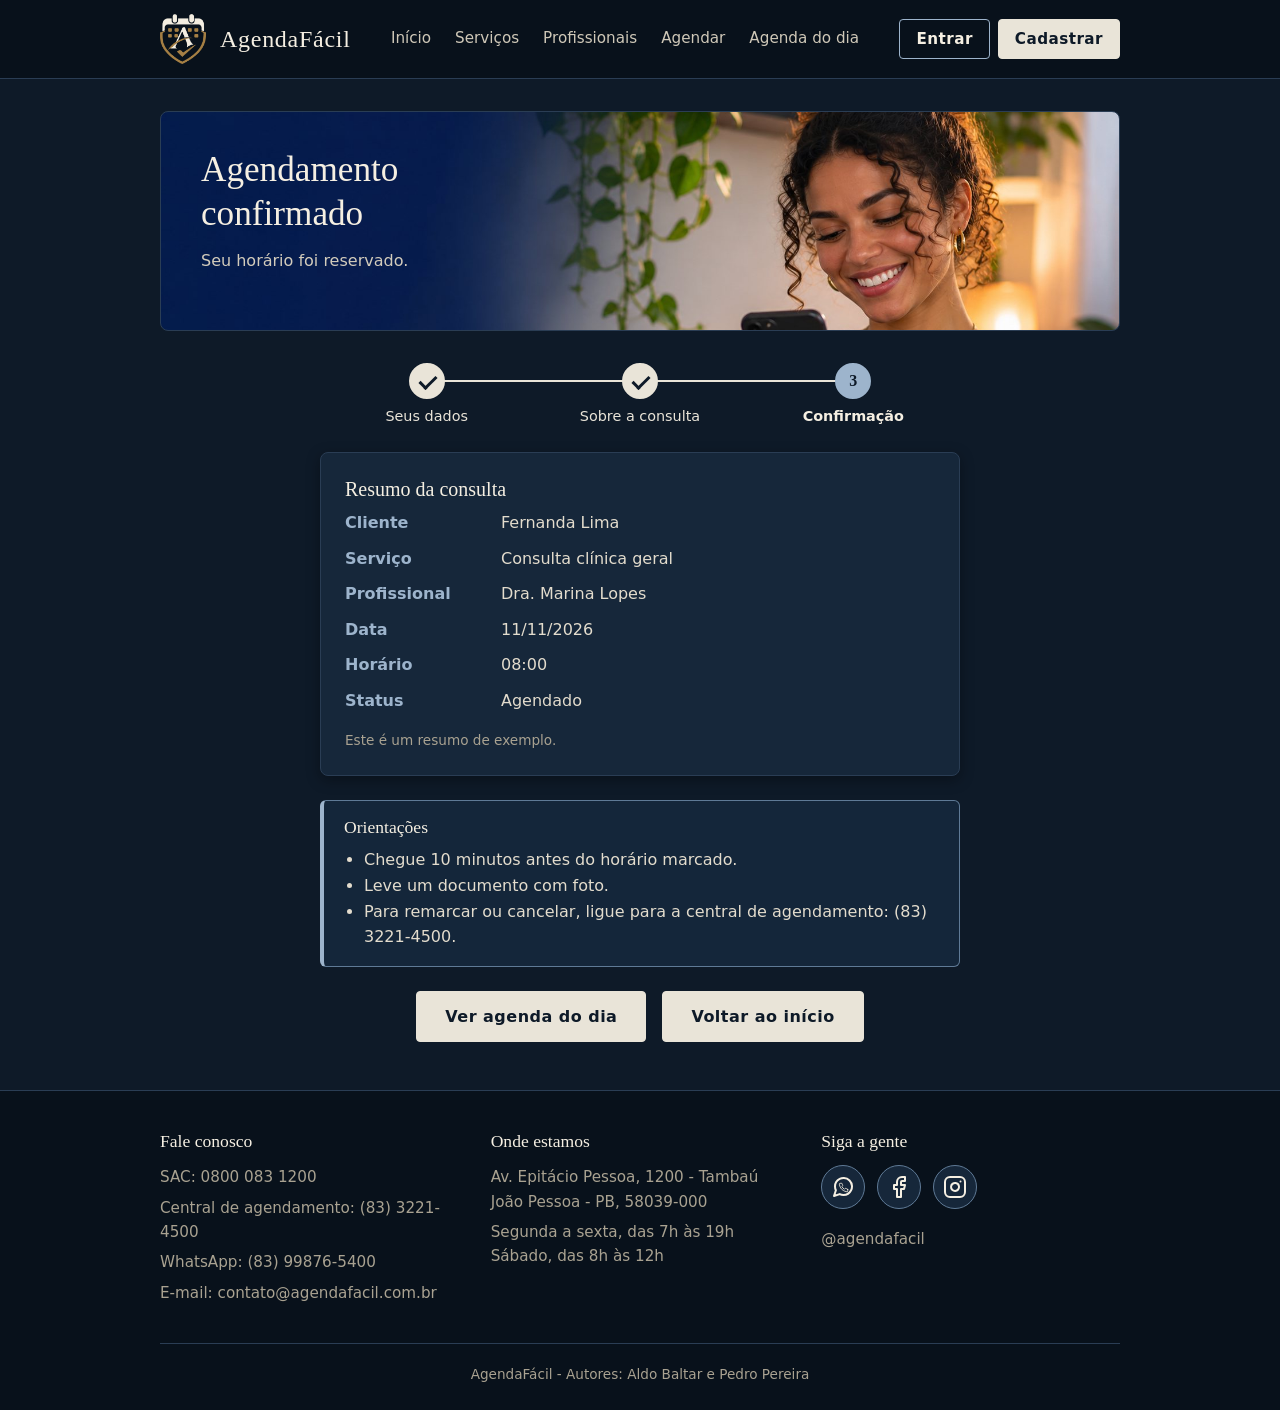
<file: confirmacao.html>
<!DOCTYPE html>
<html lang="pt-BR">
<head>
  <meta charset="utf-8">
  <meta name="viewport" content="width=device-width, initial-scale=1">
  <title>Confirmação - AgendaFácil</title>
  <link rel="stylesheet" href="css/estilo.css">
</head>
<body>
  <!-- link de pular ao conteúdo (igual ao da página inicial) -->
  <a class="pular" href="#conteudo">Ir para o conteúdo</a>
  <!-- cabeçalho (igual ao da página inicial) -->
  <header class="cabecalho">
    <div class="container cabecalho-conteudo">
      <a class="logo" href="index.html"><img src="img/logo.png" alt="" width="44" height="48"><span>AgendaFácil</span></a>
      <input type="checkbox" id="menu-aberto" class="menu-checkbox">
      <label for="menu-aberto" class="menu-botao">Menu</label>
      <!-- menu principal, aqui a página atual é a que tem a classe ativo -->
      <nav>
        <ul class="menu">
          <li><a href="index.html">Início</a></li>
          <li><a href="servicos.html">Serviços</a></li>
          <li><a href="profissionais.html">Profissionais</a></li>
          <li><a href="agendar.html">Agendar</a></li>
          <li><a href="agenda.html">Agenda do dia</a></li>
        </ul>
      </nav>
      <div class="acesso">
        <a class="botao-contorno" href="login.html">Entrar</a>
        <a href="cadastro.html" class="botao">Cadastrar</a>
      </div>
    </div>
  </header>

  <!-- conteúdo da página de confirmação -->
  <main id="conteudo">
    <div class="container">
      <!-- banner avisando que o horário foi reservado -->
      <div class="banner banner-confirmacao">
        <div class="banner-texto">
          <h1>Agendamento confirmado</h1>
          <p>Seu horário foi reservado.</p>
        </div>
      </div>
      <!-- indicador de passos: os passos 1 e 2 já foram concluídos -->
      <ol class="passos-agendamento">
        <li class="concluido"><span class="circulo">1</span><span class="nome-passo">Seus dados</span></li>
        <li class="concluido"><span class="circulo">2</span><span class="nome-passo">Sobre a consulta</span></li>
        <li class="atual" aria-current="step"><span class="circulo">3</span><span class="nome-passo">Confirmação</span></li>
      </ol>
      <!-- cartão com o resumo da consulta, feito com lista de definição -->
      <section class="card confirmacao">
        <h2>Resumo da consulta</h2>
        <dl class="resumo-consulta">
          <dt>Cliente</dt>
          <dd>Fernanda Lima</dd>
          <dt>Serviço</dt>
          <dd>Consulta clínica geral</dd>
          <dt>Profissional</dt>
          <dd>Dra. Marina Lopes</dd>
          <dt>Data</dt>
          <dd>11/11/2026</dd>
          <dt>Horário</dt>
          <dd>08:00</dd>
          <dt>Status</dt>
          <dd>Agendado</dd>
        </dl>
        <!-- aviso de que os dados do resumo são só um exemplo -->
        <p class="nota">Este é um resumo de exemplo.</p>
      </section>
      <!-- orientações para o paciente antes da consulta -->
      <aside class="aviso">
        <h2>Orientações</h2>
        <ul class="lista-aviso">
          <li>Chegue 10 minutos antes do horário marcado.</li>
          <li>Leve um documento com foto.</li>
          <li>Para remarcar ou cancelar, ligue para a central de agendamento: (83) 3221-4500.</li>
        </ul>
      </aside>
      <!-- botões para ver a agenda do dia ou voltar ao início -->
      <div class="botoes-confirmacao">
        <a class="botao" href="agenda.html">Ver agenda do dia</a>
        <a class="botao" href="index.html">Voltar ao início</a>
      </div>
    </div>
  </main>

  <!-- rodapé (igual ao da página inicial) -->
  <footer class="rodape">
    <div class="container">
      <div class="rodape-grade">
        <section>
          <h2>Fale conosco</h2>
          <ul>
            <li>SAC: 0800 083 1200</li>
            <li>Central de agendamento: (83) 3221-4500</li>
            <li>WhatsApp: (83) 99876-5400</li>
            <li>E-mail: contato@agendafacil.com.br</li>
          </ul>
        </section>
        <section>
          <h2>Onde estamos</h2>
          <address>Av. Epitácio Pessoa, 1200 - Tambaú<br>João Pessoa - PB, 58039-000</address>
          <p>Segunda a sexta, das 7h às 19h<br>Sábado, das 8h às 12h</p>
        </section>
        <section>
          <h2>Siga a gente</h2>
          <!-- ícones das redes sociais -->
          <ul class="redes">
            <li><a href="https://www.whatsapp.com" title="WhatsApp"><img src="img/whatsapp.svg" alt="WhatsApp" width="24" height="24"></a></li>
            <li><a href="https://www.facebook.com" title="Facebook"><img src="img/facebook.svg" alt="Facebook" width="24" height="24"></a></li>
            <li><a href="https://www.instagram.com" title="Instagram"><img src="img/instagram.svg" alt="Instagram" width="24" height="24"></a></li>
          </ul>
          <p>@agendafacil</p>
        </section>
      </div>
      <p class="rodape-final">AgendaFácil - Autores: Aldo Baltar e Pedro Pereira</p>
    </div>
  </footer>
</body>
</html>
</file>
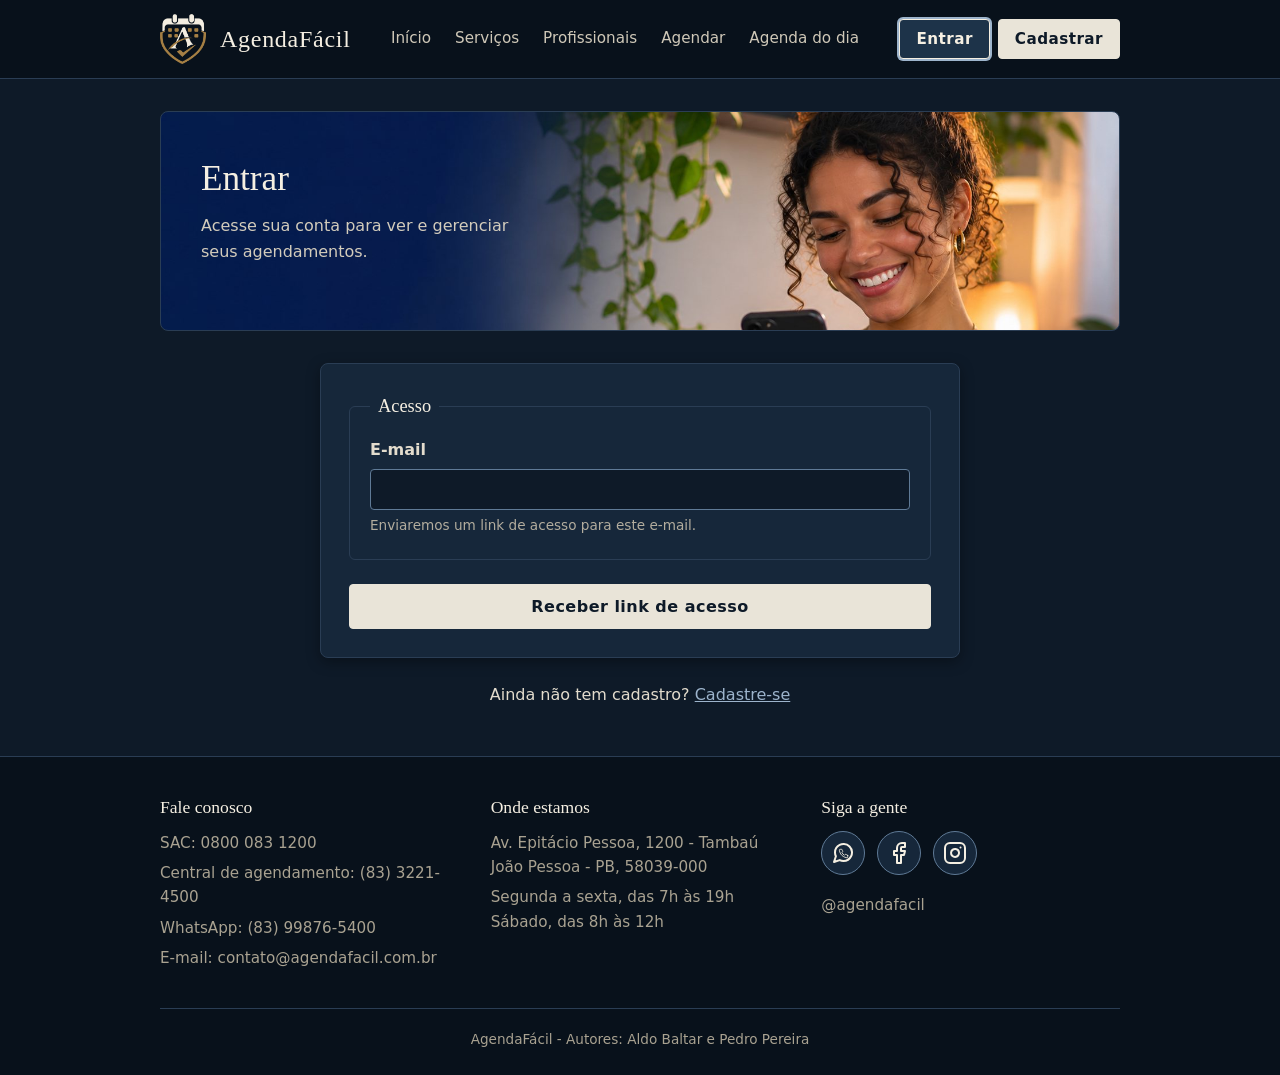
<file: login.html>
<!DOCTYPE html>
<html lang="pt-BR">
<head>
  <meta charset="utf-8">
  <meta name="viewport" content="width=device-width, initial-scale=1">
  <title>Entrar - AgendaFácil</title>
  <link rel="stylesheet" href="css/estilo.css">
</head>
<body>
  <!-- link de pular ao conteúdo (igual ao da página inicial) -->
  <a class="pular" href="#conteudo">Ir para o conteúdo</a>
  <!-- cabeçalho (igual ao da página inicial) -->
  <header class="cabecalho">
    <div class="container cabecalho-conteudo">
      <a class="logo" href="index.html"><img src="img/logo.png" alt="" width="44" height="48"><span>AgendaFácil</span></a>
      <input type="checkbox" id="menu-aberto" class="menu-checkbox">
      <label for="menu-aberto" class="menu-botao">Menu</label>
      <!-- menu principal, aqui a página atual é a que tem a classe ativo -->
      <nav>
        <ul class="menu">
          <li><a href="index.html">Início</a></li>
          <li><a href="servicos.html">Serviços</a></li>
          <li><a href="profissionais.html">Profissionais</a></li>
          <li><a href="agendar.html">Agendar</a></li>
          <li><a href="agenda.html">Agenda do dia</a></li>
        </ul>
      </nav>
      <div class="acesso">
        <a class="botao-contorno ativo" href="login.html" aria-current="page">Entrar</a>
        <a href="cadastro.html" class="botao">Cadastrar</a>
      </div>
    </div>
  </header>

  <!-- conteúdo da página de entrar -->
  <main id="conteudo">
    <div class="container">
      <!-- banner com o título e a frase da página -->
      <div class="banner banner-login">
        <div class="banner-texto">
          <h1>Entrar</h1>
          <p>Acesse sua conta para ver e gerenciar seus agendamentos.</p>
        </div>
      </div>
      <!-- formulário de acesso, usa só o e-mail e não tem senha -->
      <form class="formulario" method="get" action="agendar.html">
        <fieldset>
          <legend>Acesso</legend>
          <div class="campo">
            <label for="email">E-mail</label>
            <input type="email" id="email" name="email" required>
            <p class="dica">Enviaremos um link de acesso para este e-mail.</p>
          </div>
        </fieldset>

        <button type="submit" class="botao">Receber link de acesso</button>
      </form>
      <!-- link para quem ainda não fez o cadastro -->
      <p class="link-cadastro">Ainda não tem cadastro? <a href="cadastro.html">Cadastre-se</a></p>
    </div>
  </main>

  <!-- rodapé (igual ao da página inicial) -->
  <footer class="rodape">
    <div class="container">
      <div class="rodape-grade">
        <section>
          <h2>Fale conosco</h2>
          <ul>
            <li>SAC: 0800 083 1200</li>
            <li>Central de agendamento: (83) 3221-4500</li>
            <li>WhatsApp: (83) 99876-5400</li>
            <li>E-mail: contato@agendafacil.com.br</li>
          </ul>
        </section>
        <section>
          <h2>Onde estamos</h2>
          <address>Av. Epitácio Pessoa, 1200 - Tambaú<br>João Pessoa - PB, 58039-000</address>
          <p>Segunda a sexta, das 7h às 19h<br>Sábado, das 8h às 12h</p>
        </section>
        <section>
          <h2>Siga a gente</h2>
          <!-- ícones das redes sociais -->
          <ul class="redes">
            <li><a href="https://www.whatsapp.com" title="WhatsApp"><img src="img/whatsapp.svg" alt="WhatsApp" width="24" height="24"></a></li>
            <li><a href="https://www.facebook.com" title="Facebook"><img src="img/facebook.svg" alt="Facebook" width="24" height="24"></a></li>
            <li><a href="https://www.instagram.com" title="Instagram"><img src="img/instagram.svg" alt="Instagram" width="24" height="24"></a></li>
          </ul>
          <p>@agendafacil</p>
        </section>
      </div>
      <p class="rodape-final">AgendaFácil - Autores: Aldo Baltar e Pedro Pereira</p>
    </div>
  </footer>
</body>
</html>
</file>
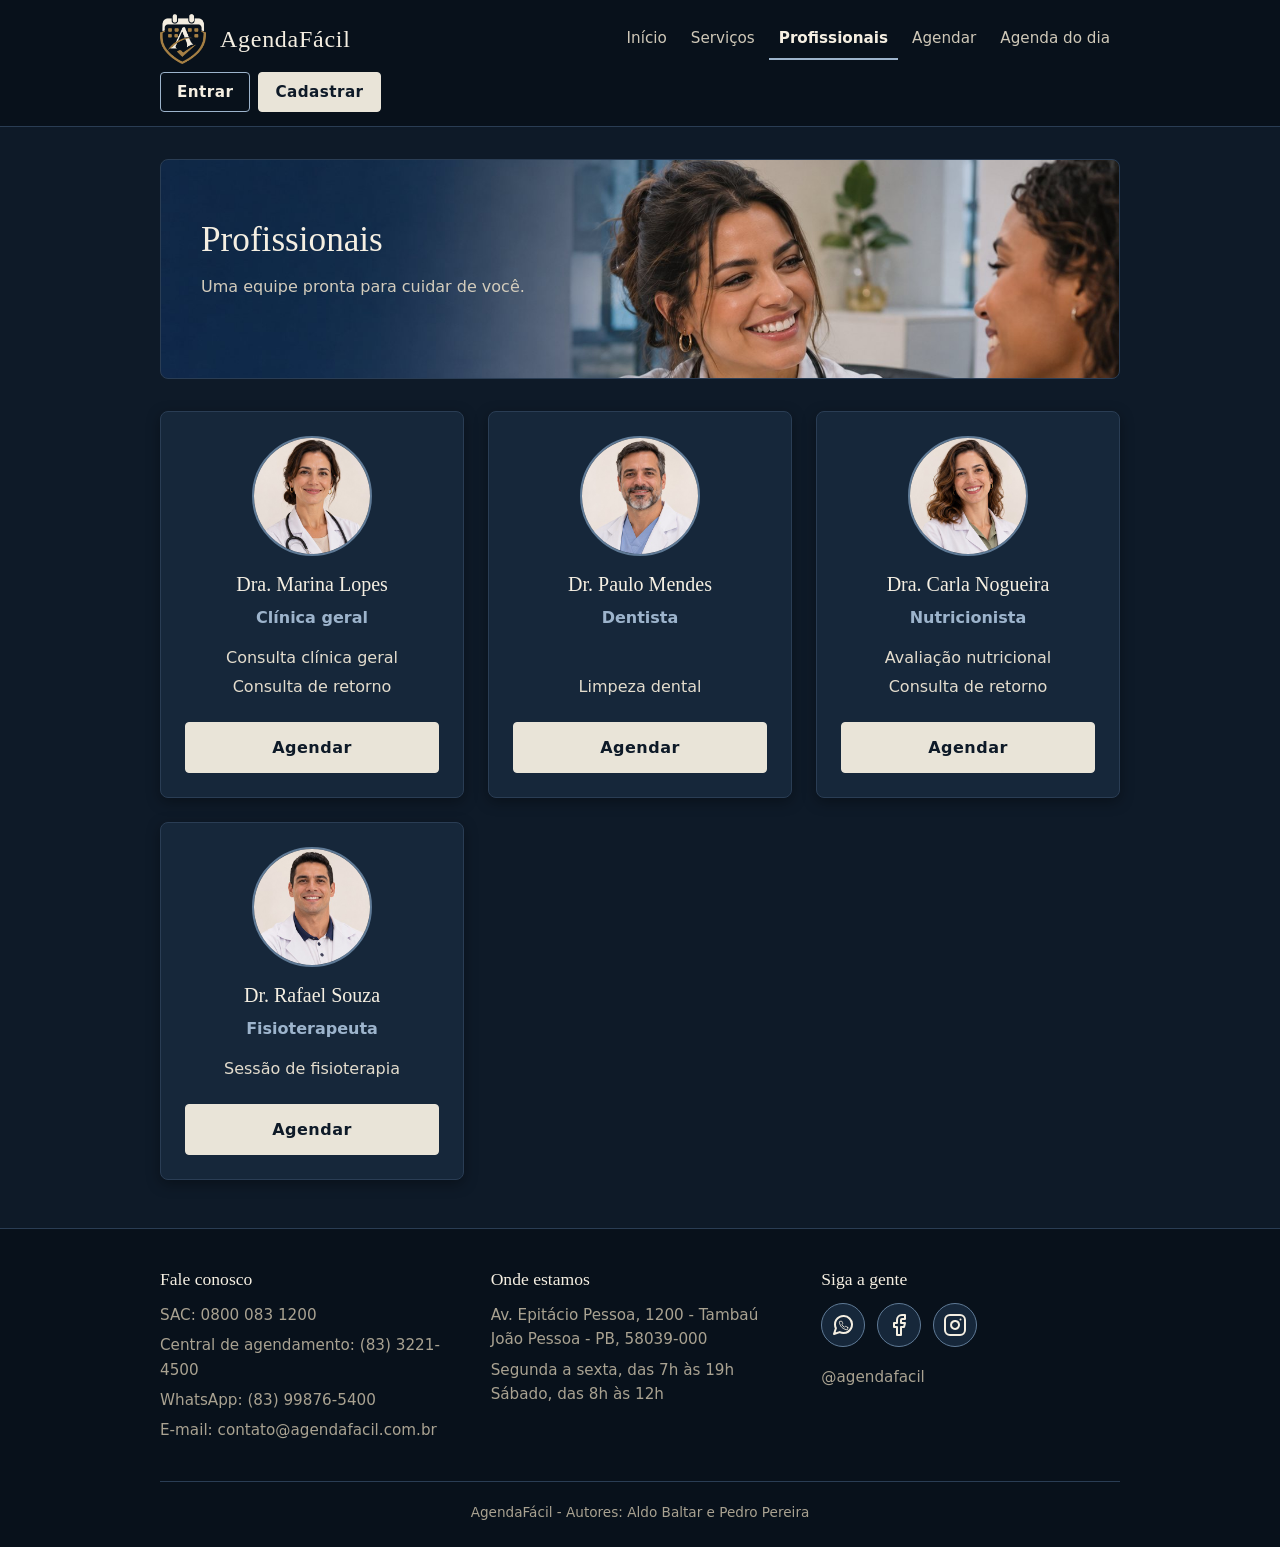
<file: profissionais.html>
<!DOCTYPE html>
<html lang="pt-BR">
<head>
  <meta charset="utf-8">
  <meta name="viewport" content="width=device-width, initial-scale=1">
  <title>Profissionais - AgendaFácil</title>
  <link rel="stylesheet" href="css/estilo.css">
</head>
<body>
  <!-- link de pular ao conteúdo (igual ao da página inicial) -->
  <a class="pular" href="#conteudo">Ir para o conteúdo</a>
  <!-- cabeçalho (igual ao da página inicial) -->
  <header class="cabecalho">
    <div class="container cabecalho-conteudo">
      <a class="logo" href="index.html"><img src="img/logo.png" alt="" width="44" height="48"><span>AgendaFácil</span></a>
      <input type="checkbox" id="menu-aberto" class="menu-checkbox">
      <label for="menu-aberto" class="menu-botao">Menu</label>
      <!-- menu principal, aqui a página atual é a que tem a classe ativo -->
      <nav>
        <ul class="menu">
          <li><a href="index.html">Início</a></li>
          <li><a href="servicos.html">Serviços</a></li>
          <li><a href="profissionais.html" class="ativo">Profissionais</a></li>
          <li><a href="agendar.html">Agendar</a></li>
          <li><a href="agenda.html">Agenda do dia</a></li>
        </ul>
      </nav>
      <div class="acesso">
        <a class="botao-contorno" href="login.html">Entrar</a>
        <a href="cadastro.html" class="botao">Cadastrar</a>
      </div>
    </div>
  </header>

  <!-- conteúdo da página dos profissionais -->
  <main id="conteudo">
    <div class="container">
      <!-- banner com o título da página -->
      <div class="banner banner-profissionais">
        <div class="banner-texto">
          <h1>Profissionais</h1>
          <p>Uma equipe pronta para cuidar de você.</p>
        </div>
      </div>
      <!-- grade com um cartão para cada profissional -->
      <div class="grade-cards">
        <!-- cartão da Dra. Marina: foto, nome, especialidade e serviços -->
        <article class="card card-profissional">
          <img class="foto" src="img/marina.jpg" alt="Dra. Marina Lopes" width="120" height="120">
          <h2>Dra. Marina Lopes</h2>
          <p class="especialidade">Clínica geral</p>
          <ul class="lista-servicos">
            <li>Consulta clínica geral</li>
            <li>Consulta de retorno</li>
          </ul>
          <a class="botao" href="agendar.html">Agendar</a>
        </article>
        <!-- cartão do Dr. Paulo, dentista -->
        <article class="card card-profissional">
          <img class="foto" src="img/paulo.jpg" alt="Dr. Paulo Mendes" width="120" height="120">
          <h2>Dr. Paulo Mendes</h2>
          <p class="especialidade">Dentista</p>
          <ul class="lista-servicos">
            <li>Limpeza dental</li>
          </ul>
          <a class="botao" href="agendar.html">Agendar</a>
        </article>
        <!-- cartão da Dra. Carla, nutricionista -->
        <article class="card card-profissional">
          <img class="foto" src="img/carla.jpg" alt="Dra. Carla Nogueira" width="120" height="120">
          <h2>Dra. Carla Nogueira</h2>
          <p class="especialidade">Nutricionista</p>
          <ul class="lista-servicos">
            <li>Avaliação nutricional</li>
            <li>Consulta de retorno</li>
          </ul>
          <a class="botao" href="agendar.html">Agendar</a>
        </article>
        <!-- cartão do Dr. Rafael, fisioterapeuta -->
        <article class="card card-profissional">
          <img class="foto" src="img/rafael.jpg" alt="Dr. Rafael Souza" width="120" height="120">
          <h2>Dr. Rafael Souza</h2>
          <p class="especialidade">Fisioterapeuta</p>
          <ul class="lista-servicos">
            <li>Sessão de fisioterapia</li>
          </ul>
          <a class="botao" href="agendar.html">Agendar</a>
        </article>
      </div>
    </div>
  </main>

  <!-- rodapé (igual ao da página inicial) -->
  <footer class="rodape">
    <div class="container">
      <div class="rodape-grade">
        <section>
          <h2>Fale conosco</h2>
          <ul>
            <li>SAC: 0800 083 1200</li>
            <li>Central de agendamento: (83) 3221-4500</li>
            <li>WhatsApp: (83) 99876-5400</li>
            <li>E-mail: contato@agendafacil.com.br</li>
          </ul>
        </section>
        <section>
          <h2>Onde estamos</h2>
          <address>Av. Epitácio Pessoa, 1200 - Tambaú<br>João Pessoa - PB, 58039-000</address>
          <p>Segunda a sexta, das 7h às 19h<br>Sábado, das 8h às 12h</p>
        </section>
        <section>
          <h2>Siga a gente</h2>
          <!-- ícones das redes sociais -->
          <ul class="redes">
            <li><a href="https://www.whatsapp.com" title="WhatsApp"><img src="img/whatsapp.svg" alt="WhatsApp" width="24" height="24"></a></li>
            <li><a href="https://www.facebook.com" title="Facebook"><img src="img/facebook.svg" alt="Facebook" width="24" height="24"></a></li>
            <li><a href="https://www.instagram.com" title="Instagram"><img src="img/instagram.svg" alt="Instagram" width="24" height="24"></a></li>
          </ul>
          <p>@agendafacil</p>
        </section>
      </div>
      <p class="rodape-final">AgendaFácil - Autores: Aldo Baltar e Pedro Pereira</p>
    </div>
  </footer>
</body>
</html>
</file>
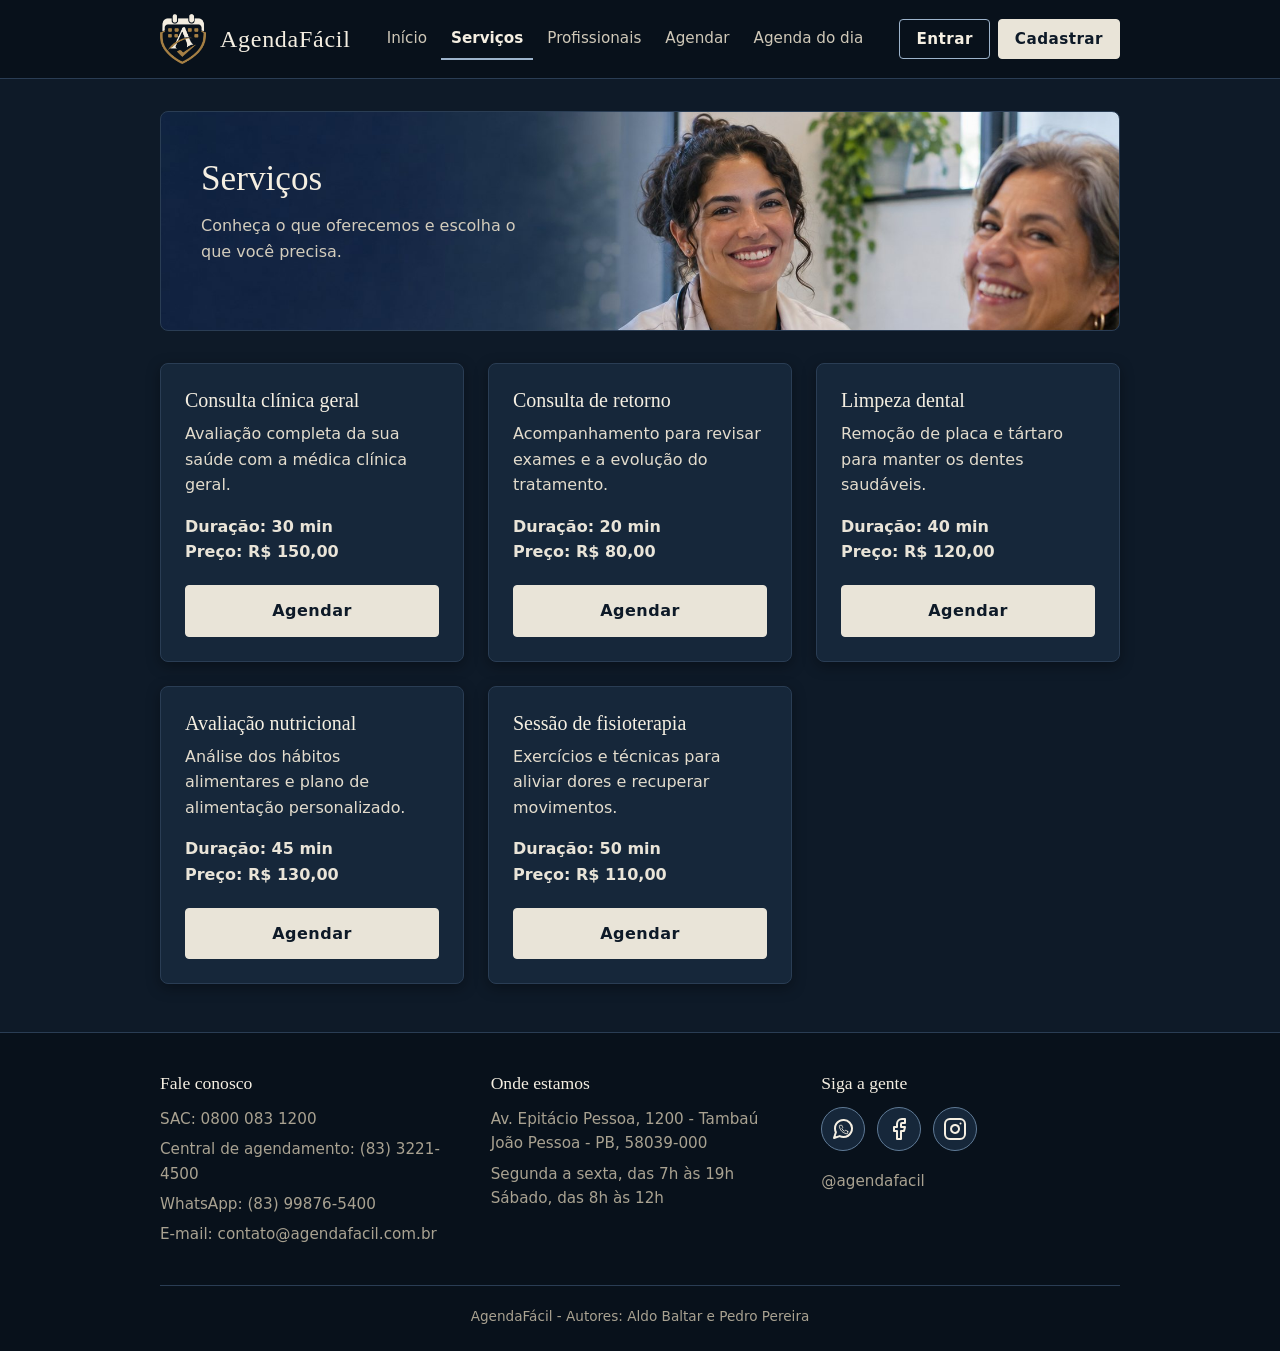
<file: servicos.html>
<!DOCTYPE html>
<html lang="pt-BR">
<head>
  <meta charset="utf-8">
  <meta name="viewport" content="width=device-width, initial-scale=1">
  <title>Serviços - AgendaFácil</title>
  <link rel="stylesheet" href="css/estilo.css">
</head>
<body>
  <!-- link de pular ao conteúdo (igual ao da página inicial) -->
  <a class="pular" href="#conteudo">Ir para o conteúdo</a>
  <!-- cabeçalho (igual ao da página inicial) -->
  <header class="cabecalho">
    <div class="container cabecalho-conteudo">
      <a class="logo" href="index.html"><img src="img/logo.png" alt="" width="44" height="48"><span>AgendaFácil</span></a>
      <input type="checkbox" id="menu-aberto" class="menu-checkbox">
      <label for="menu-aberto" class="menu-botao">Menu</label>
      <!-- menu principal, aqui a página atual é a que tem a classe ativo -->
      <nav>
        <ul class="menu">
          <li><a href="index.html">Início</a></li>
          <li><a href="servicos.html" class="ativo">Serviços</a></li>
          <li><a href="profissionais.html">Profissionais</a></li>
          <li><a href="agendar.html">Agendar</a></li>
          <li><a href="agenda.html">Agenda do dia</a></li>
        </ul>
      </nav>
      <div class="acesso">
        <a class="botao-contorno" href="login.html">Entrar</a>
        <a href="cadastro.html" class="botao">Cadastrar</a>
      </div>
    </div>
  </header>

  <!-- conteúdo da página de serviços -->
  <main id="conteudo">
    <div class="container">
      <!-- banner com o título e a frase da página -->
      <div class="banner banner-servicos">
        <div class="banner-texto">
          <h1>Serviços</h1>
          <p>Conheça o que oferecemos e escolha o que você precisa.</p>
        </div>
      </div>
      <!-- grade com um cartão para cada serviço oferecido -->
      <div class="grade-cards">
        <!-- cartão do serviço: nome, descrição, duração, preço e botão -->
        <article class="card">
          <h2>Consulta clínica geral</h2>
          <p class="descricao">Avaliação completa da sua saúde com a médica clínica geral.</p>
          <ul class="detalhes">
            <li>Duração: 30 min</li>
            <li>Preço: R$ 150,00</li>
          </ul>
          <a class="botao" href="agendar.html">Agendar</a>
        </article>
        <!-- cartão da consulta de retorno, mesmo formato do anterior -->
        <article class="card">
          <h2>Consulta de retorno</h2>
          <p class="descricao">Acompanhamento para revisar exames e a evolução do tratamento.</p>
          <ul class="detalhes">
            <li>Duração: 20 min</li>
            <li>Preço: R$ 80,00</li>
          </ul>
          <a class="botao" href="agendar.html">Agendar</a>
        </article>
        <!-- cartão da limpeza dental -->
        <article class="card">
          <h2>Limpeza dental</h2>
          <p class="descricao">Remoção de placa e tártaro para manter os dentes saudáveis.</p>
          <ul class="detalhes">
            <li>Duração: 40 min</li>
            <li>Preço: R$ 120,00</li>
          </ul>
          <a class="botao" href="agendar.html">Agendar</a>
        </article>
        <!-- cartão da avaliação nutricional -->
        <article class="card">
          <h2>Avaliação nutricional</h2>
          <p class="descricao">Análise dos hábitos alimentares e plano de alimentação personalizado.</p>
          <ul class="detalhes">
            <li>Duração: 45 min</li>
            <li>Preço: R$ 130,00</li>
          </ul>
          <a class="botao" href="agendar.html">Agendar</a>
        </article>
        <!-- cartão da sessão de fisioterapia -->
        <article class="card">
          <h2>Sessão de fisioterapia</h2>
          <p class="descricao">Exercícios e técnicas para aliviar dores e recuperar movimentos.</p>
          <ul class="detalhes">
            <li>Duração: 50 min</li>
            <li>Preço: R$ 110,00</li>
          </ul>
          <a class="botao" href="agendar.html">Agendar</a>
        </article>
      </div>
    </div>
  </main>

  <!-- rodapé (igual ao da página inicial) -->
  <footer class="rodape">
    <div class="container">
      <div class="rodape-grade">
        <section>
          <h2>Fale conosco</h2>
          <ul>
            <li>SAC: 0800 083 1200</li>
            <li>Central de agendamento: (83) 3221-4500</li>
            <li>WhatsApp: (83) 99876-5400</li>
            <li>E-mail: contato@agendafacil.com.br</li>
          </ul>
        </section>
        <section>
          <h2>Onde estamos</h2>
          <address>Av. Epitácio Pessoa, 1200 - Tambaú<br>João Pessoa - PB, 58039-000</address>
          <p>Segunda a sexta, das 7h às 19h<br>Sábado, das 8h às 12h</p>
        </section>
        <section>
          <h2>Siga a gente</h2>
          <!-- ícones das redes sociais -->
          <ul class="redes">
            <li><a href="https://www.whatsapp.com" title="WhatsApp"><img src="img/whatsapp.svg" alt="WhatsApp" width="24" height="24"></a></li>
            <li><a href="https://www.facebook.com" title="Facebook"><img src="img/facebook.svg" alt="Facebook" width="24" height="24"></a></li>
            <li><a href="https://www.instagram.com" title="Instagram"><img src="img/instagram.svg" alt="Instagram" width="24" height="24"></a></li>
          </ul>
          <p>@agendafacil</p>
        </section>
      </div>
      <p class="rodape-final">AgendaFácil - Autores: Aldo Baltar e Pedro Pereira</p>
    </div>
  </footer>
</body>
</html>
</file>
<file: css/estilo.css>
/* zera margens e usa box-sizing para as medidas ficarem previsíveis */
* {
  margin: 0;
  padding: 0;
  box-sizing: border-box;
}

/* fonte, cor do texto e fundo escuro de todas as páginas */
body {
  font-family: system-ui, -apple-system, "Segoe UI", Roboto, Arial, sans-serif;
  line-height: 1.6;
  color: #e3dccd;
  background-color: #0e1a28;
  display: flex;
  flex-direction: column;
  min-height: 100vh;
}

/* o conteúdo cresce e empurra o rodapé para o fim da tela */
main {
  flex: 1;
  scroll-margin-top: 100px;
}

/* cor dos links */
a {
  color: #9db4cc;
}

/* listas sem os pontinhos */
ul {
  list-style: none;
}

/* títulos com fonte com serifa e cor clara */
h1,
h2,
h3 {
  font-family: Georgia, "Times New Roman", serif;
  font-weight: normal;
  line-height: 1.25;
  color: #f5efe2;
}

/* tamanho do título principal */
h1 {
  font-size: 2.1rem;
  margin: 32px 0 16px;
}

/* caixa central que limita a largura do conteúdo */
.container {
  width: 100%;
  max-width: 1000px;
  margin: 0 auto;
  padding: 0 20px;
}

/* link de pular ao conteúdo: fica fora da tela até receber foco */
.pular {
  position: absolute;
  top: 8px;
  left: 8px;
  z-index: 200;
  padding: 10px 16px;
  background-color: #f5efe2;
  color: #0e1a28;
  font-weight: bold;
  transform: translateY(-200%);
}

.pular:focus {
  transform: translateY(0);
}

/* cabeçalho fixo no topo, com fundo escuro */
.cabecalho {
  position: sticky;
  top: 0;
  z-index: 100;
  background-color: #08111b;
  border-bottom: 1px solid #2a3d54;
}

/* logo, menu e botões lado a lado, quebram linha se faltar espaço */
.cabecalho-conteudo {
  display: flex;
  flex-wrap: wrap;
  gap: 8px 24px;
  justify-content: space-between;
  align-items: center;
  padding-top: 14px;
  padding-bottom: 14px;
}

/* logo com a imagem e o nome da clínica */
.logo {
  display: flex;
  align-items: center;
  gap: 14px;
  font-family: Georgia, "Times New Roman", serif;
  font-size: 1.5rem;
  letter-spacing: 0.03em;
  color: #f5efe2;
  text-decoration: none;
}

.logo img {
  width: 46px;
  height: 50px;
  object-fit: contain;
}

/* lista de links do menu, um ao lado do outro */
.menu {
  display: flex;
  flex-wrap: wrap;
  gap: 4px;
}

/* cada link do menu, com um traço embaixo no hover e na página atual */
.menu a {
  display: block;
  padding: 8px 10px;
  border-bottom: 2px solid transparent;
  color: #cfc8b8;
  font-size: 0.95rem;
  text-decoration: none;
}

.menu a:hover {
  border-bottom-color: #9db4cc;
  color: #f5efe2;
}

.menu a.ativo {
  border-bottom-color: #9db4cc;
  color: #f5efe2;
  font-weight: bold;
}

/* grupo dos botões de entrar e de cadastrar */
.acesso {
  display: flex;
  gap: 8px;
}

/* tamanho em comum dos dois botões de acesso */
.botao-contorno,
.acesso .botao {
  display: inline-flex;
  align-items: center;
  min-height: 40px;
  padding: 0 16px;
  font-size: 0.95rem;
}

/* botão de contorno (entrar): só borda, sem fundo */
.botao-contorno {
  border: 1px solid #9db4cc;
  border-radius: 4px;
  background-color: transparent;
  color: #f5efe2;
  font-weight: bold;
  letter-spacing: 0.03em;
  text-decoration: none;
  transition: background-color 0.2s, transform 0.2s;
}

.botao-contorno:hover {
  background-color: #1d3349;
  transform: translateY(-2px);
}

.botao-contorno.ativo {
  background-color: #1d3349;
  border-color: #f5efe2;
}

/* destaque do botão da página atual */
.acesso .ativo {
  box-shadow: 0 0 0 2px #9db4cc;
}

/* rodapé escuro com os contatos */
.rodape {
  background-color: #08111b;
  border-top: 1px solid #2a3d54;
  color: #a9a291;
  padding: 40px 0 24px;
  font-size: 0.95rem;
}

/* rodapé em três colunas */
.rodape-grade {
  display: grid;
  grid-template-columns: repeat(3, 1fr);
  gap: 32px;
}

/* títulos e textos do rodapé */
.rodape h2 {
  margin-bottom: 12px;
  font-size: 1.1rem;
}

.rodape li,
.rodape address,
.rodape p {
  margin-bottom: 6px;
  font-style: normal;
}

/* ícones das redes sociais, em círculos */
.redes {
  display: flex;
  gap: 12px;
  margin-bottom: 12px;
}

.redes a {
  display: flex;
  align-items: center;
  justify-content: center;
  width: 44px;
  height: 44px;
  border: 1px solid #5f7a96;
  border-radius: 50%;
  background-color: #16273a;
  transition: background-color 0.2s, transform 0.2s;
}

.redes a:hover {
  background-color: #2a3d54;
  transform: translateY(-2px);
}

/* linha dos autores no fim do rodapé */
.rodape .rodape-final {
  margin: 32px 0 0;
  padding-top: 20px;
  border-top: 1px solid #2a3d54;
  text-align: center;
  font-size: 0.85rem;
}

/* botão preenchido, o padrão do site */
.botao {
  display: inline-block;
  padding: 12px 28px;
  background-color: #e9e4d8;
  color: #0e1a28;
  border: 1px solid #e9e4d8;
  border-radius: 4px;
  font-weight: bold;
  letter-spacing: 0.03em;
  text-decoration: none;
  transition: background-color 0.2s, color 0.2s, transform 0.2s;
}

.botao:hover {
  background-color: #ffffff;
  border-color: #ffffff;
  transform: translateY(-2px);
}
/* espaço em volta do banner da página inicial */
.abertura {
  padding: 32px 0 0;
}

/* banner com imagem de fundo e o texto por cima */
.banner {
  display: flex;
  align-items: center;
  max-width: 1000px;
  margin: 32px auto;
  aspect-ratio: 16 / 7;
  background-color: #14263a;
  background-size: cover;
  background-position: center 25%;
  border: 1px solid #2a3d54;
  border-radius: 8px;
  overflow: hidden;
}

/* banner da abertura sem margem */
.abertura .banner {
  margin: 0 auto;
}

/* imagem de fundo de cada banner */
.banner-inicio {
  background-image: url("../img/banner.jpg");
}

.banner-servicos {
  background-image: url("../img/banner2.jpg");
}

.banner-profissionais {
  background-image: url("../img/banner3.jpg");
}

.banner-agendar {
  background-image: url("../img/paciente.jpg");
}

.banner-agenda {
  background-image: url("../img/recepcao.jpg");
}

.banner-cadastro {
  background-image: url("../img/recepcao.jpg");
}

.banner-confirmacao {
  background-image: url("../img/paciente.jpg");
}

.banner-login {
  background-image: url("../img/paciente.jpg");
}

.banner-familia {
  background-image: url("../img/familia.jpg");
}

/* banners das páginas internas são mais baixos que o da inicial */
.banner-servicos,
.banner-profissionais,
.banner-agendar,
.banner-agenda,
.banner-cadastro,
.banner-confirmacao,
.banner-login {
  height: 220px;
  aspect-ratio: auto;
}

/* posição da imagem em cada banner, para o rosto não ser cortado */
.banner-servicos {
  background-position: center 10%;
}

.banner-profissionais {
  background-position: center 15%;
}

.banner-agendar,
.banner-confirmacao,
.banner-login {
  background-position: center 20%;
}

.banner-agenda,
.banner-cadastro {
  background-position: center 28%;
}

/* caixa com o texto que fica por cima do banner */
.banner-texto {
  width: 38%;
  padding: 0 0 0 40px;
}

.banner-texto h1 {
  margin: 0 0 12px;
  font-size: 2.2rem;
}

.banner-texto p {
  margin-bottom: 20px;
  color: #d3ccbc;
}

/* seção do passo a passo, com uma linha fina embaixo */
.como-funciona {
  padding: 28px 0;
  border-bottom: 1px solid #2a3d54;
}

/* seção dos cartões de especialidade */
.especialidades {
  padding: 56px 0;
}

/* títulos das seções, centralizados */
.como-funciona h2,
.especialidades h2 {
  text-align: center;
  margin-bottom: 28px;
}

.como-funciona h2 {
  margin-bottom: 20px;
}

/* os três passos lado a lado */
.passos {
  display: grid;
  grid-template-columns: repeat(3, 1fr);
  gap: 20px;
  list-style: none;
}

/* cada passo: círculo numerado ao lado do texto */
.passo {
  display: grid;
  grid-template-columns: 40px 1fr;
  column-gap: 14px;
}

/* círculo com o número do passo */
.numero {
  grid-row: 1 / span 2;
  width: 40px;
  height: 40px;
  line-height: 38px;
  text-align: center;
  border: 1px solid #5f7a96;
  border-radius: 50%;
  background-color: #0e1a28;
  color: #e9e4d8;
  font-family: Georgia, "Times New Roman", serif;
  font-weight: bold;
}

.passo h3 {
  margin-bottom: 4px;
}

/* grade que organiza os cartões em colunas */
.grade-cards {
  display: grid;
  grid-template-columns: repeat(auto-fit, minmax(260px, 1fr));
  gap: 24px;
  margin-top: 8px;
  margin-bottom: 48px;
}

/* cartão padrão: fundo, borda e sombra */
.card {
  display: flex;
  flex-direction: column;
  background-color: #16273a;
  border: 1px solid #2a3d54;
  border-radius: 8px;
  box-shadow: 0 4px 14px rgba(0, 0, 0, 0.35);
  padding: 24px;
}

/* textos de dentro do cartão */
.card h2 {
  font-size: 1.25rem;
  margin-top: 0;
  margin-bottom: 8px;
}

.card .descricao {
  margin-bottom: 16px;
}

.detalhes {
  margin-bottom: 20px;
  margin-top: auto;
  font-weight: bold;
  color: #e9e4d8;
}

.card .botao {
  text-align: center;
}

/* cartão do profissional, tudo centralizado */
.card-profissional {
  align-items: center;
  text-align: center;
}

/* foto redonda do profissional */
.foto {
  width: 120px;
  height: 120px;
  margin-bottom: 16px;
  border: 2px solid #5f7a96;
  border-radius: 50%;
  object-fit: cover;
  object-position: center top;
}

/* nome da especialidade em destaque */
.especialidade {
  margin-bottom: 12px;
  color: #9db4cc;
  font-weight: bold;
}

/* lista de serviços do cartão do profissional */
.lista-servicos {
  margin-bottom: 20px;
  margin-top: auto;
}

.lista-servicos li {
  padding: 2px 0;
}

.card-profissional .botao {
  width: 100%;
}

/* formulário em formato de cartão */
.formulario {
  max-width: 640px;
  margin: 0 auto 48px;
  background-color: #16273a;
  border: 1px solid #2a3d54;
  border-radius: 8px;
  box-shadow: 0 4px 14px rgba(0, 0, 0, 0.35);
  padding: 28px;
}

/* grupos de campos, com borda e título */
.formulario fieldset {
  border: 1px solid #2a3d54;
  border-radius: 6px;
  padding: 16px 20px 8px;
  margin-bottom: 24px;
  min-width: 0;
}

.formulario legend {
  padding: 0 8px;
  font-family: Georgia, "Times New Roman", serif;
  font-size: 1.15rem;
  color: #f5efe2;
}

/* cada campo: rótulo em cima e caixa embaixo */
.campo {
  margin-bottom: 16px;
}

.campo label {
  display: block;
  margin-bottom: 6px;
  font-weight: bold;
}

/* mesma aparência para todas as caixas de preenchimento */
.formulario input[type="text"],
.formulario input[type="email"],
.formulario input[type="tel"],
.formulario input[type="date"],
.formulario select,
.formulario textarea {
  width: 100%;
  padding: 10px 12px;
  background-color: #0e1a28;
  color: #e3dccd;
  border: 1px solid #5f7a96;
  border-radius: 4px;
  font-family: inherit;
  font-size: 1rem;
}

/* textinho de ajuda embaixo do campo */
.dica {
  margin-top: 6px;
  color: #b3ad9e;
  font-size: 0.85rem;
  line-height: 1.4;
}

/* linha com o link para o cadastro, na página de login */
.link-cadastro {
  max-width: 640px;
  margin: -24px auto 48px;
  text-align: center;
}

/* o campo de observação só cresce na vertical */
.formulario textarea {
  resize: vertical;
}

/* destaque quando o campo recebe foco */
.formulario input:focus,
.formulario select:focus,
.formulario textarea:focus {
  outline: 3px solid #9db4cc;
  outline-offset: 1px;
  border-color: #e9e4d8;
}

/* checkbox ao lado do texto */
.campo-check {
  display: flex;
  align-items: flex-start;
  gap: 10px;
}

.campo-check input {
  margin-top: 6px;
  width: 18px;
  height: 18px;
  flex-shrink: 0;
}

.campo .campo-check label,
.campo-check label {
  display: inline;
  margin-bottom: 0;
  font-weight: normal;
}

/* legenda dos horários, com os itens em linha */
.legenda {
  display: flex;
  flex-wrap: wrap;
  gap: 8px 24px;
  margin-bottom: 16px;
  font-size: 0.9rem;
}

.legenda li {
  display: flex;
  align-items: center;
  gap: 8px;
}

/* quadradinho de exemplo da legenda */
.amostra {
  position: relative;
  display: inline-block;
  width: 24px;
  height: 24px;
  border: 1px solid #5f7a96;
  border-radius: 4px;
  background-color: #0e1a28;
}

/* amostra do horário escolhido, com borda mais grossa */
.amostra-selecionado {
  background-color: #e9e4d8;
  border: 3px solid #e9e4d8;
  box-shadow: inset 0 0 0 2px #0e1a28;
}

/* amostra do horário ocupado, com um risco no meio */
.amostra-ocupado {
  background-color: #1d2631;
  border-color: #3a4552;
}

.amostra-ocupado::after {
  content: "";
  position: absolute;
  top: 50%;
  left: 2px;
  right: 2px;
  border-top: 2px solid #77808a;
}

.legenda-ocupado {
  text-decoration: line-through;
}

/* espaço embaixo do grupo de horários */
.formulario .horarios {
  margin-bottom: 16px;
}

/* esconde o rádio, quem aparece é o rótulo */
.horarios input {
  position: absolute;
  opacity: 0;
}

/* o rótulo vira um botão de horário */
.horarios label {
  display: inline-block;
  margin: 0 8px 12px 0;
  padding: 8px 16px;
  background-color: #0e1a28;
  border: 1px solid #5f7a96;
  border-radius: 4px;
  cursor: pointer;
  transition: background-color 0.2s, color 0.2s;
}

.horarios label:hover {
  border-color: #e9e4d8;
}

/* horário escolhido fica com fundo claro */
.horarios input:checked + label {
  background-color: #e9e4d8;
  border-color: #e9e4d8;
  color: #0e1a28;
  font-weight: bold;
}

.horarios input:focus + label {
  outline: 3px solid #9db4cc;
  outline-offset: 2px;
}

/* horário ocupado: cinza, riscado e sem clique */
.horarios input:disabled + label {
  background-color: #1d2631;
  border-color: #3a4552;
  color: #77808a;
  text-decoration: line-through;
  cursor: not-allowed;
}

/* botão de enviar ocupa a largura toda */
.formulario .botao {
  display: block;
  width: 100%;
  font-family: inherit;
  font-size: 1rem;
  cursor: pointer;
}

.formulario .botao:focus {
  outline: 3px solid #9db4cc;
  outline-offset: 2px;
}

/* caixa de aviso com um traço azul na esquerda */
.aviso {
  max-width: 640px;
  margin: 0 auto 24px;
  padding: 16px 20px;
  background-color: #14263a;
  border: 1px solid #5f7a96;
  border-left: 4px solid #9db4cc;
  border-radius: 6px;
}

.aviso h2 {
  margin-bottom: 4px;
  font-size: 1.1rem;
}
/* mensagem de erro, some quando está vazia */
.erro {
  margin-top: 6px;
  color: #e8b4a8;
  font-size: 0.9rem;
}

.erro:empty {
  display: none;
}

/* cartão com foto em cima, usado na página inicial */
.card-especialidade {
  padding: 0;
  overflow: hidden;
}

.card-especialidade img {
  width: 100%;
  height: 200px;
  object-fit: cover;
  object-position: 80% 30%;
  border-bottom: 1px solid #2a3d54;
}

/* parte de baixo do cartão de especialidade, com o texto */
.card-corpo {
  display: flex;
  flex: 1;
  flex-direction: column;
  padding: 24px;
}

.card-corpo h3 {
  margin-bottom: 8px;
  font-size: 1.25rem;
}

.card-corpo p {
  margin-bottom: 20px;
}

.card-corpo .botao {
  margin-top: auto;
  text-align: center;
}

/* faixa dos profissionais na página inicial */
.equipe {
  padding-bottom: 56px;
}

.equipe h2 {
  margin-bottom: 28px;
  text-align: center;
}

/* quatro profissionais lado a lado */
.equipe-lista {
  display: grid;
  grid-template-columns: repeat(4, 1fr);
  gap: 24px;
  text-align: center;
}

.equipe-lista .foto {
  display: block;
  margin: 0 auto 12px;
}

.equipe-lista h3 {
  font-size: 1.1rem;
}

.equipe-lista .especialidade {
  margin-bottom: 0;
}

/* espaço do botão que leva para todos os profissionais */
.equipe-link {
  margin-top: 32px;
  text-align: center;
}

/* banner final da página inicial */
.chamada-familia {
  padding-bottom: 56px;
}

.chamada-familia .banner {
  margin: 0 auto;
}

/* título menor dentro do banner */
.banner-texto h2 {
  margin-bottom: 12px;
  font-size: 2rem;
}

/* quatro caixas de resumo da agenda do dia */
.resumo {
  display: grid;
  grid-template-columns: repeat(4, 1fr);
  gap: 16px;
  margin-bottom: 24px;
}

/* caixa de resumo com um traço colorido em cima */
.resumo-caixa {
  padding: 20px;
  background-color: #16273a;
  border: 1px solid #2a3d54;
  border-top: 4px solid #e9e4d8;
  border-radius: 6px;
  text-align: center;
}

/* cor do traço de cada grupo: azul, verde e vermelho */
.resumo-agendados {
  border-top-color: #5b9bd5;
}

.resumo-concluidos {
  border-top-color: #4caf7a;
}

.resumo-cancelados {
  border-top-color: #d9604f;
}

/* número grande dentro da caixa de resumo */
.resumo-numero {
  display: block;
  font-family: Georgia, "Times New Roman", serif;
  font-size: 2.2rem;
  line-height: 1.2;
  color: #f5efe2;
}

.resumo-texto {
  font-size: 0.95rem;
  color: #cfc8b8;
}

/* caixa da tabela, rola de lado em telas pequenas */
.tabela-rolagem {
  margin-bottom: 48px;
  border: 1px solid #2a3d54;
  border-radius: 6px;
  overflow-x: auto;
}

/* tabela da agenda do dia */
.tabela-agenda {
  width: 100%;
  border-collapse: collapse;
}

/* cabeçalho da tabela, com fundo azul */
.tabela-agenda th {
  padding: 14px 16px;
  background-color: #2a4561;
  color: #f5efe2;
  text-align: left;
  white-space: nowrap;
}

.tabela-agenda td {
  padding: 12px 16px;
  white-space: nowrap;
}

/* linhas alternadas com duas cores para ler melhor */
.tabela-agenda tbody tr:nth-child(odd) {
  background-color: #16273a;
}

.tabela-agenda tbody tr:nth-child(even) {
  background-color: #1b3047;
}

.tabela-agenda tbody tr:hover {
  background-color: #23405c;
}

/* etiqueta arredondada com o status da consulta */
.status {
  display: inline-block;
  padding: 4px 12px;
  border-radius: 999px;
  font-size: 0.85rem;
  font-weight: bold;
}

/* cores de cada status: azul, verde e vermelho */
.status-agendado {
  background-color: #1f4e7a;
  color: #d6e9fb;
}

.status-concluido {
  background-color: #1f5c3a;
  color: #d4f3e0;
}

.status-cancelado {
  background-color: #7a2a22;
  color: #fbdcd7;
}

/* cartão do resumo da consulta, centralizado */
.confirmacao {
  max-width: 640px;
  margin: 0 auto 24px;
}

/* lista de definição em duas colunas: nome e valor */
.resumo-consulta {
  display: grid;
  grid-template-columns: 140px 1fr;
  gap: 10px 16px;
  margin-bottom: 16px;
}

.resumo-consulta dt {
  color: #9db4cc;
  font-weight: bold;
}

/* texto pequeno e de cor suave */
.nota {
  font-size: 0.85rem;
  color: #a9a291;
}

/* lista com bolinhas dentro do aviso */
.lista-aviso {
  margin-top: 8px;
  padding-left: 20px;
  list-style: disc;
}

/* botões da confirmação lado a lado */
.botoes-confirmacao {
  display: flex;
  justify-content: center;
  flex-wrap: wrap;
  gap: 16px;
  margin-bottom: 48px;
}

/* contorno claro no foco do teclado, para links, botões e campos */
a:focus-visible,
button:focus-visible,
input:focus-visible,
select:focus-visible,
textarea:focus-visible,
.formulario input:focus-visible,
.formulario select:focus-visible,
.formulario textarea:focus-visible,
.formulario .botao:focus-visible,
.horarios input:focus-visible + label {
  outline: 3px solid #f5efe2;
  outline-offset: 2px;
}

/* cartões e botões mudam suavemente com o mouse */
.card {
  transition: transform 0.2s, box-shadow 0.2s;
}

.card:hover {
  transform: translateY(-2px);
  box-shadow: 0 8px 20px rgba(0, 0, 0, 0.45);
}

.formulario .botao {
  transition: background-color 0.2s, transform 0.2s;
}

/* indicador de passos do agendamento */
.passos-agendamento {
  display: flex;
  max-width: 640px;
  margin: 0 auto 24px;
  list-style: none;
}

/* cada passo ocupa uma parte igual da largura */
.passos-agendamento li {
  position: relative;
  flex: 1;
  text-align: center;
  color: #a9a291;
}

/* linha fina que liga um círculo ao outro */
.passos-agendamento li + li::before {
  content: "";
  position: absolute;
  top: 17px;
  right: 50%;
  width: 100%;
  border-top: 2px solid #2a3d54;
}

/* a linha fica clara depois de um passo concluído */
.passos-agendamento .concluido + li::before,
.passos-agendamento .concluido + .atual::before {
  border-top-color: #e9e4d8;
}

/* círculo numerado do passo */
.circulo {
  position: relative;
  z-index: 1;
  display: block;
  width: 36px;
  height: 36px;
  margin: 0 auto 6px;
  line-height: 32px;
  border: 2px solid #5f7a96;
  border-radius: 50%;
  background-color: #0e1a28;
  font-family: Georgia, "Times New Roman", serif;
  font-weight: bold;
}

/* nome do passo, embaixo do círculo */
.nome-passo {
  display: block;
  font-size: 0.9rem;
}

/* passo atual: círculo azul e texto em negrito */
.passos-agendamento .atual {
  color: #f5efe2;
  font-weight: bold;
}

.passos-agendamento .atual .circulo {
  border-color: #9db4cc;
  background-color: #9db4cc;
  color: #0e1a28;
}

/* passo concluído: círculo cheio com um sinal de certo */
.passos-agendamento .concluido {
  color: #e9e4d8;
}

.passos-agendamento .concluido .circulo {
  border-color: #e9e4d8;
  background-color: #e9e4d8;
  color: #e9e4d8;
}

.passos-agendamento .concluido .circulo::after {
  content: "";
  position: absolute;
  top: 7px;
  left: 12px;
  width: 7px;
  height: 14px;
  border-right: 3px solid #0e1a28;
  border-bottom: 3px solid #0e1a28;
  transform: rotate(45deg);
}

/* para quem prefere menos movimento: tira as transições */
@media (prefers-reduced-motion: reduce) {
  * {
    transition: none !important;
  }

  .botao:hover,
  .botao-contorno:hover,
  .redes a:hover,
  .card:hover {
    transform: none;
  }
}

/* esconde o checkbox do menu, mas ele continua funcionando no teclado */
.menu-checkbox {
  position: absolute;
  width: 1px;
  height: 1px;
  opacity: 0;
}

/* botão Menu, só aparece em telas pequenas */
.menu-botao {
  display: none;
  align-items: center;
  justify-content: center;
  min-height: 44px;
  border: 1px solid #9db4cc;
  border-radius: 4px;
  color: #f5efe2;
  font-weight: bold;
  cursor: pointer;
  transition: background-color 0.2s;
}

.menu-botao::before {
  content: "";
  width: 18px;
  height: 2px;
  margin-right: 12px;
  background-color: #f5efe2;
  box-shadow: 0 -6px 0 #f5efe2, 0 6px 0 #f5efe2;
}

.menu-botao:hover {
  background-color: #1d3349;
}

/* foco visível no botão Menu para quem usa teclado */
.menu-checkbox:focus-visible + .menu-botao {
  outline: 3px solid #f5efe2;
  outline-offset: 2px;
}

/* telas até 960px: profissionais em 2 colunas e menu abaixo do logo */
@media (max-width: 960px) {
  .equipe-lista {
    grid-template-columns: repeat(2, 1fr);
  }

  .cabecalho-conteudo {
    row-gap: 4px;
  }

  .acesso {
    order: 2;
  }

  /* o menu ocupa uma linha inteira abaixo do logo */
  .cabecalho nav {
    order: 3;
    flex-basis: 100%;
  }

  .menu {
    justify-content: center;
  }
}

/* celulares até 700px: tudo em uma coluna e com peças menores */
@media (max-width: 700px) {
  /* cabeçalho mais compacto */
  .cabecalho-conteudo {
    padding-left: 12px;
    padding-right: 12px;
  }

  .logo {
    gap: 8px;
    font-size: 1.2rem;
  }

  .logo img {
    width: 34px;
    height: 37px;
  }

  .acesso {
    gap: 6px;
  }

  .botao-contorno,
  .acesso .botao {
    padding: 0 10px;
    font-size: 0.85rem;
  }

  /* grades viram uma coluna só */
  .grade-cards,
  .passos,
  .rodape-grade {
    grid-template-columns: 1fr;
  }

  .resumo {
    grid-template-columns: repeat(2, 1fr);
  }

  .nome-passo {
    font-size: 0.8rem;
  }

  .formulario,
  .aviso {
    max-width: 100%;
    padding: 20px 16px;
  }

  .formulario fieldset {
    padding: 12px 12px 4px;
  }

  /* banner mais alto para o texto caber */
  .banner {
    aspect-ratio: auto;
    min-height: 300px;
    background-position: 75% center;
  }

  /* banners internos um pouco mais baixos no celular */
  .banner-servicos,
  .banner-profissionais,
  .banner-agendar,
  .banner-agenda,
  .banner-cadastro,
  .banner-confirmacao,
  .banner-login {
    height: 180px;
    min-height: 180px;
    background-position: 75% center;
  }

  /* o texto cobre o banner com um fundo escuro */
  .banner-texto {
    width: 100%;
    padding: 32px 20px;
    background-color: rgba(14, 26, 40, 0.75);
    align-self: stretch;
    display: flex;
    flex-direction: column;
    justify-content: center;
  }

  .banner-texto h1 {
    font-size: 1.7rem;
  }

  .banner-texto h2 {
    font-size: 1.6rem;
  }
}

/* telas até 768px: o menu vira um botão que abre e fecha */
@media (max-width: 768px) {
  .menu-botao {
    display: flex;
    order: 3;
    flex-basis: 100%;
  }

  /* lista de links escondida até abrir o menu */
  .cabecalho nav {
    display: none;
    order: 4;
  }

  /* checkbox marcado: a lista de links aparece */
  .menu-checkbox:checked ~ nav {
    display: block;
  }

  .menu {
    flex-direction: column;
    gap: 0;
    width: 100%;
    text-align: center;
  }

  .menu a {
    padding: 12px 14px;
    font-size: 0.95rem;
  }
}

/* margem das páginas na hora de imprimir */
@page {
  margin: 1.5cm;
}

/* impressão da agenda: tira cabeçalho e rodapé, fundo branco e texto preto */
@media print {
  body {
    display: block;
    min-height: 0;
    background-color: #ffffff;
    color: #000000;
  }

  /* esconde o que não serve no papel */
  .cabecalho,
  .rodape,
  .menu-botao,
  .passos-agendamento {
    display: none;
  }

  /* o conteúdo ocupa a largura toda da folha */
  .container {
    max-width: none;
    width: 100%;
    padding: 0;
  }

  /* banner só com título e texto em preto, sem imagem */
  .banner {
    display: block;
    height: auto;
    min-height: 0;
    aspect-ratio: auto;
    margin: 0 0 16px;
    background-image: none;
    background-color: #ffffff;
    border: none;
    border-radius: 0;
  }

  .banner-texto {
    width: 100%;
    padding: 0;
    background-color: #ffffff;
  }

  .banner-texto h1,
  .banner-texto p {
    margin: 0 0 6px;
    color: #000000;
  }

  /* caixas de resumo com borda preta fina e sem cor de fundo */
  .resumo {
    grid-template-columns: repeat(4, 1fr);
    gap: 10px;
    margin-bottom: 16px;
  }

  .resumo-caixa {
    padding: 8px;
    background-color: #ffffff;
    border: 1px solid #000000;
    border-radius: 0;
  }

  .resumo-numero,
  .resumo-texto {
    color: #000000;
  }

  /* tabela sem rolagem */
  .tabela-rolagem {
    margin-bottom: 0;
    border: none;
    border-radius: 0;
    overflow: visible;
  }

  /* tabela com borda em todas as células e fonte de 12pt */
  .tabela-agenda {
    font-size: 12pt;
  }

  /* cabeçalho da tabela se repete em cada página */
  .tabela-agenda thead {
    display: table-header-group;
  }

  /* a linha não é cortada entre duas páginas */
  .tabela-agenda tr {
    page-break-inside: avoid;
  }

  .tabela-agenda th,
  .tabela-agenda td {
    padding: 6px 8px;
    border: 1px solid #000000;
    background-color: #ffffff;
    color: #000000;
    white-space: normal;
  }

  .tabela-agenda tbody tr:nth-child(odd),
  .tabela-agenda tbody tr:nth-child(even) {
    background-color: #ffffff;
  }

  /* status legível sem cor: só borda e texto preto */
  .status {
    padding: 2px 8px;
    border: 1px solid #000000;
    border-radius: 0;
    background-color: #ffffff;
    color: #000000;
  }
}
</file>
